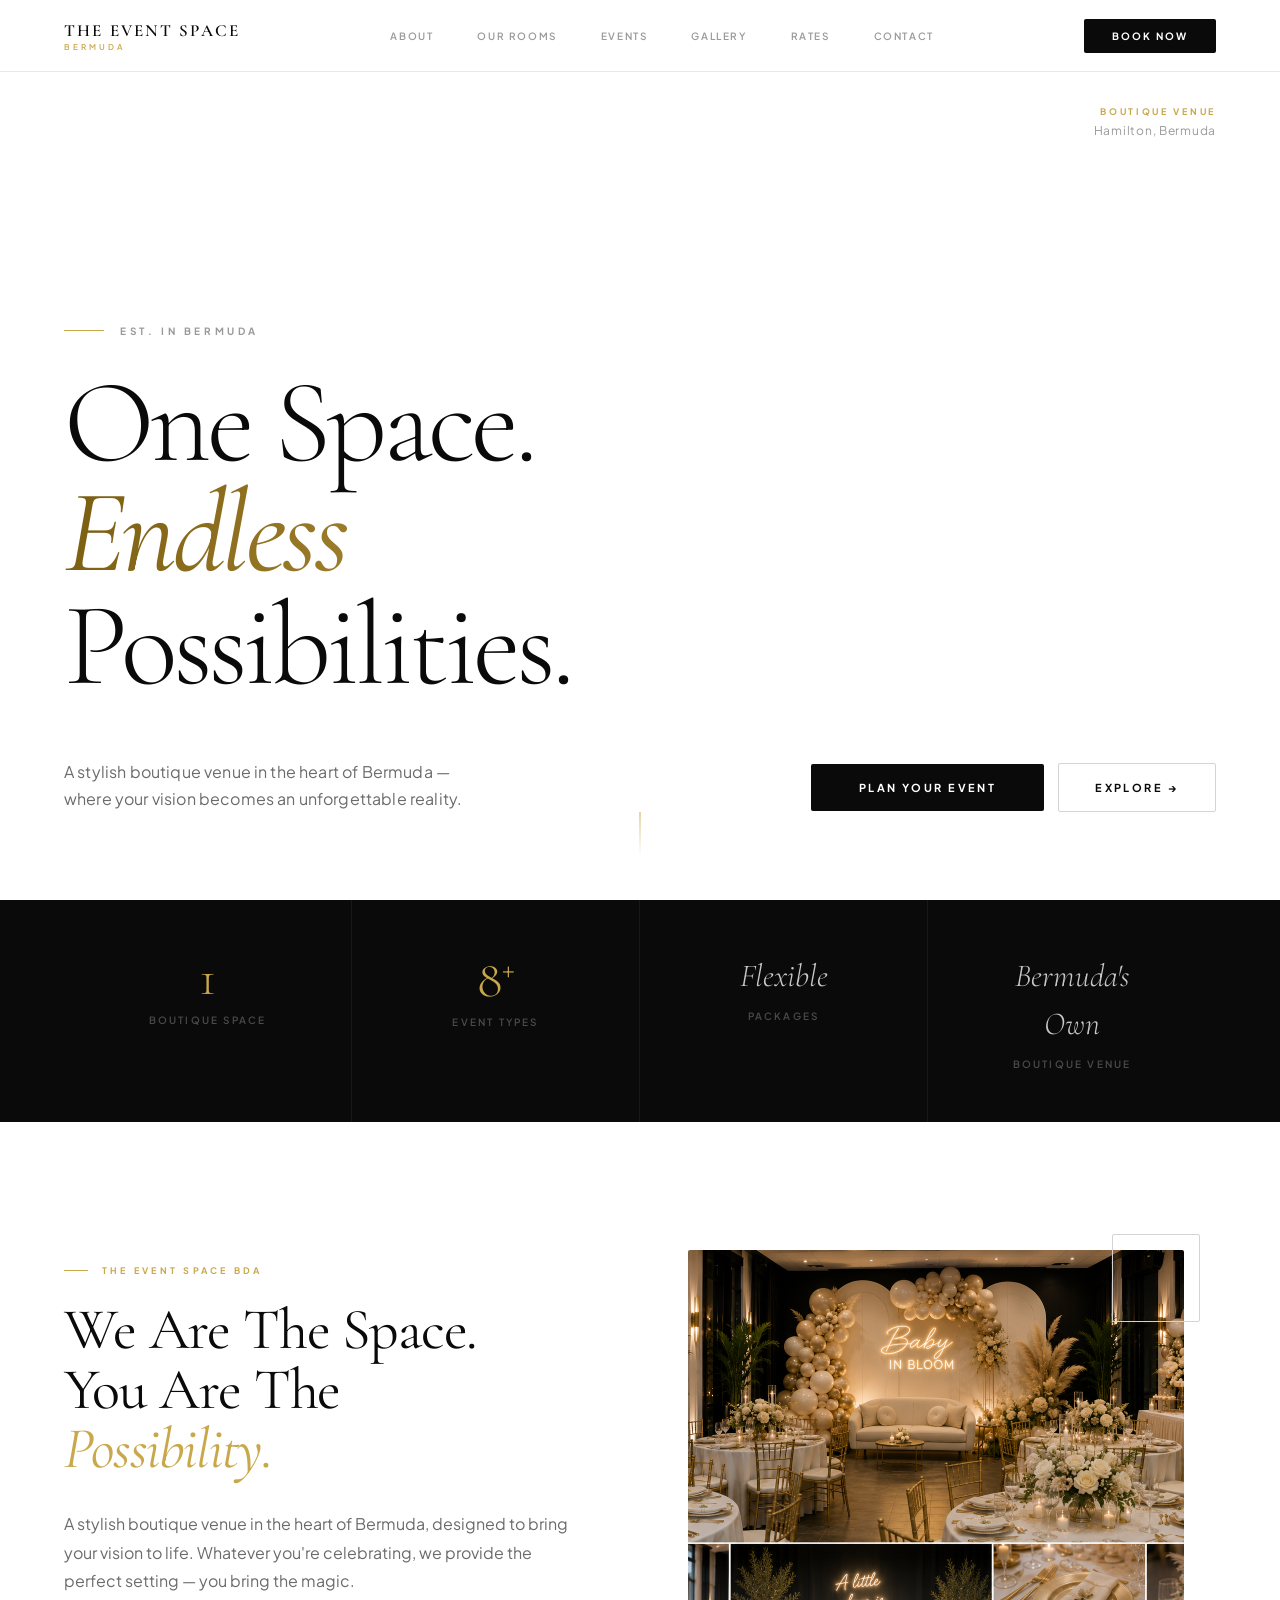
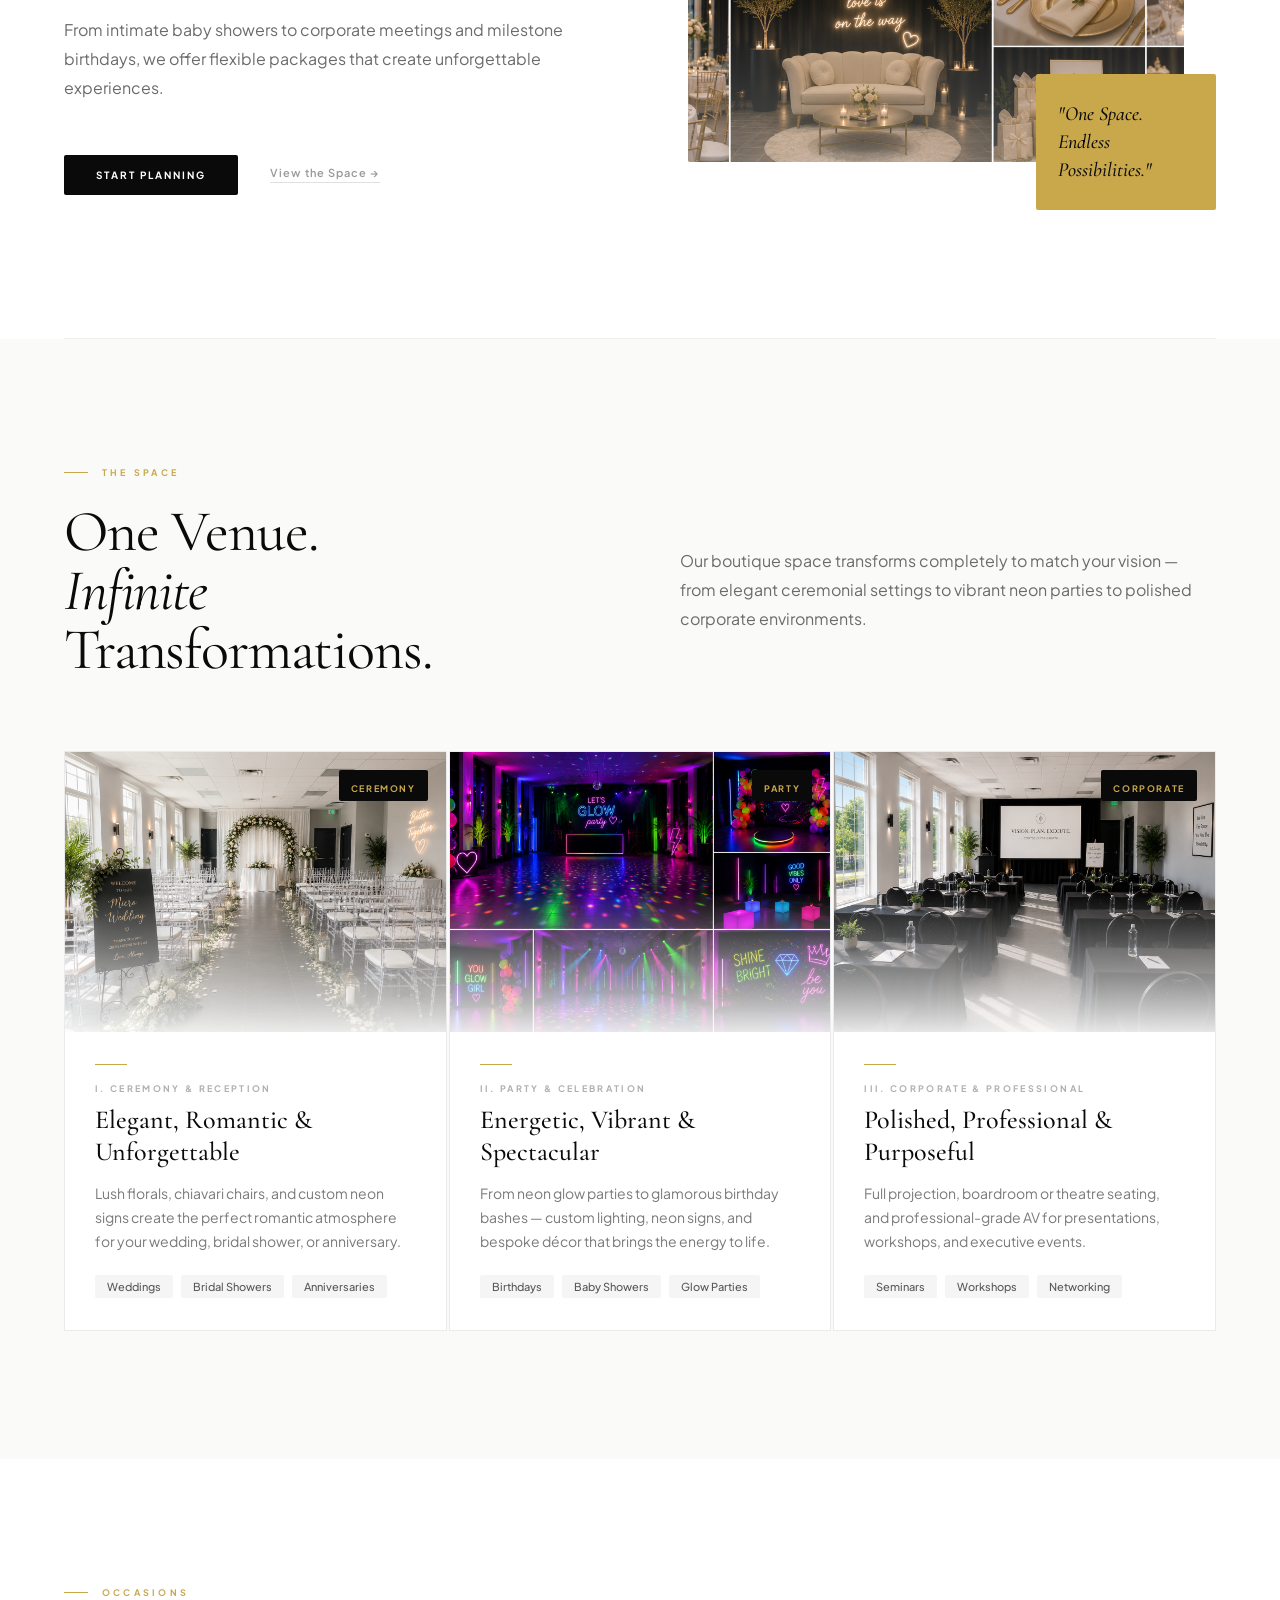
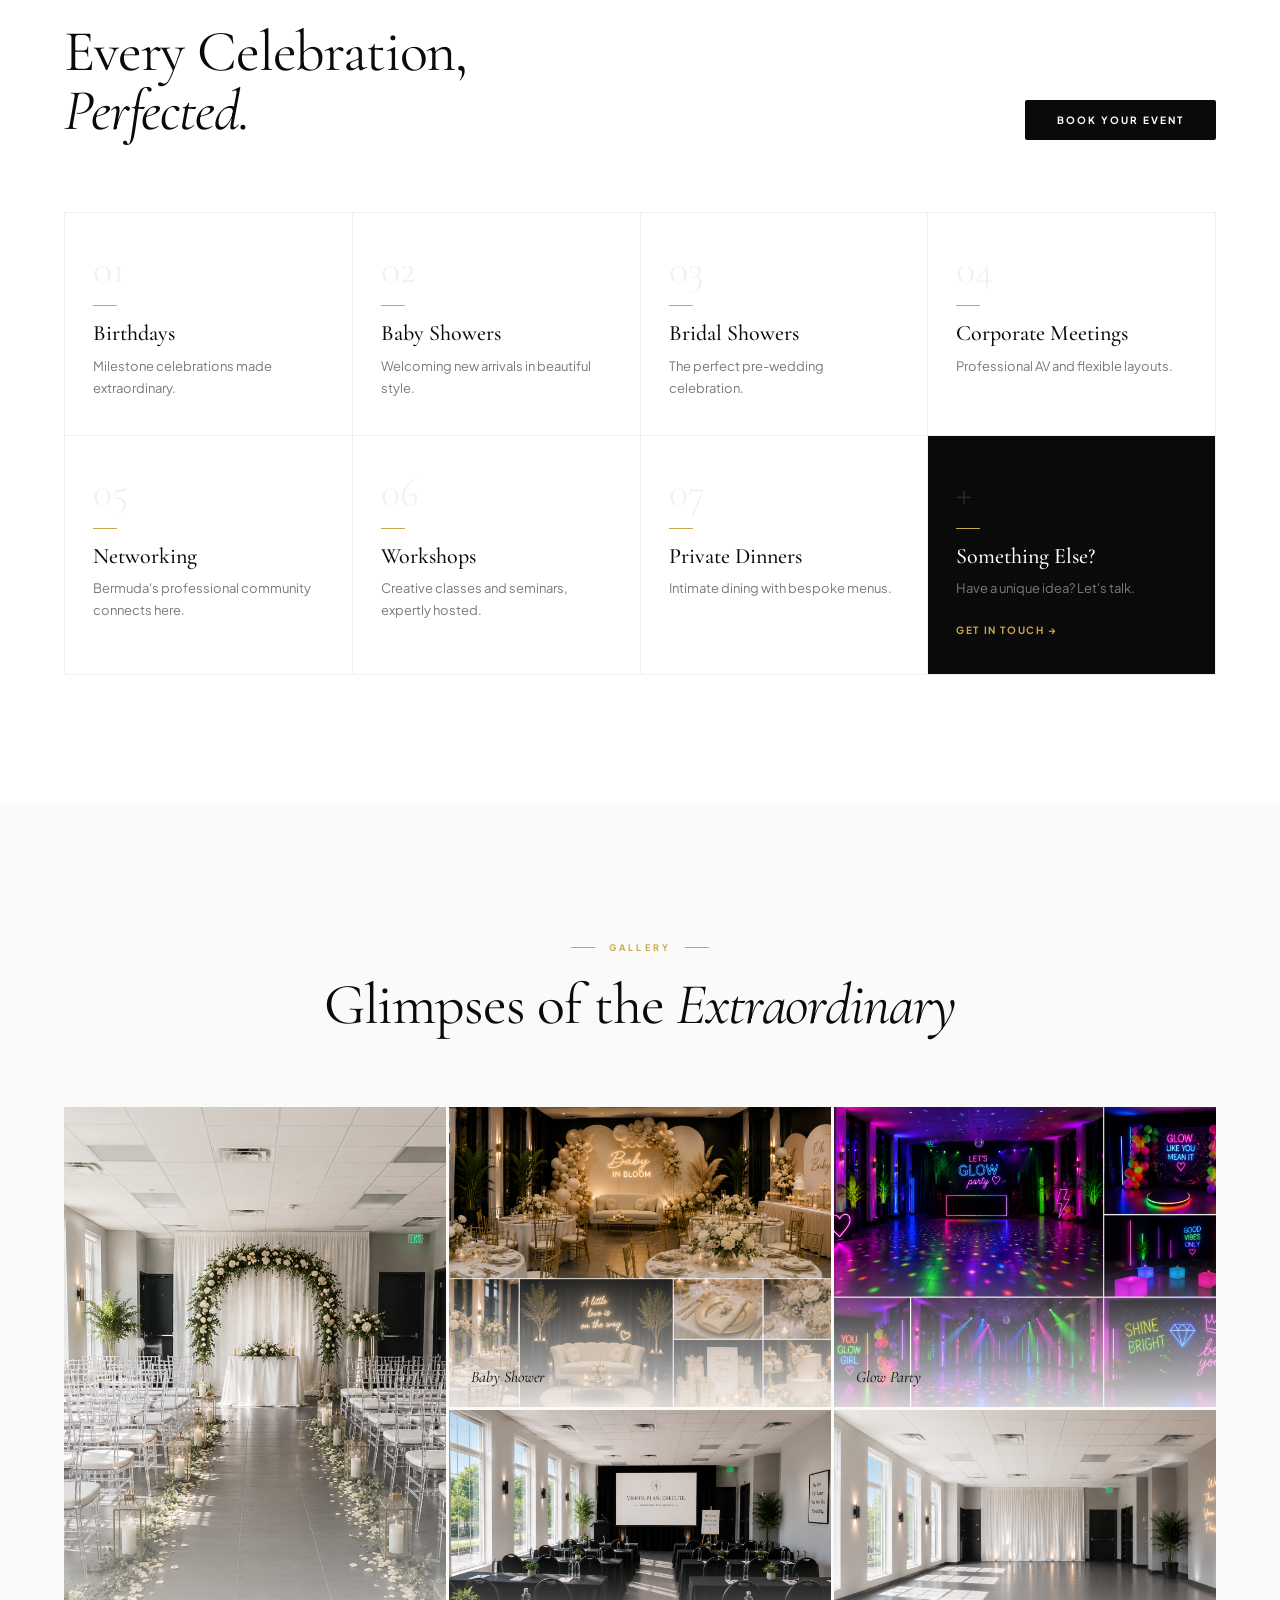
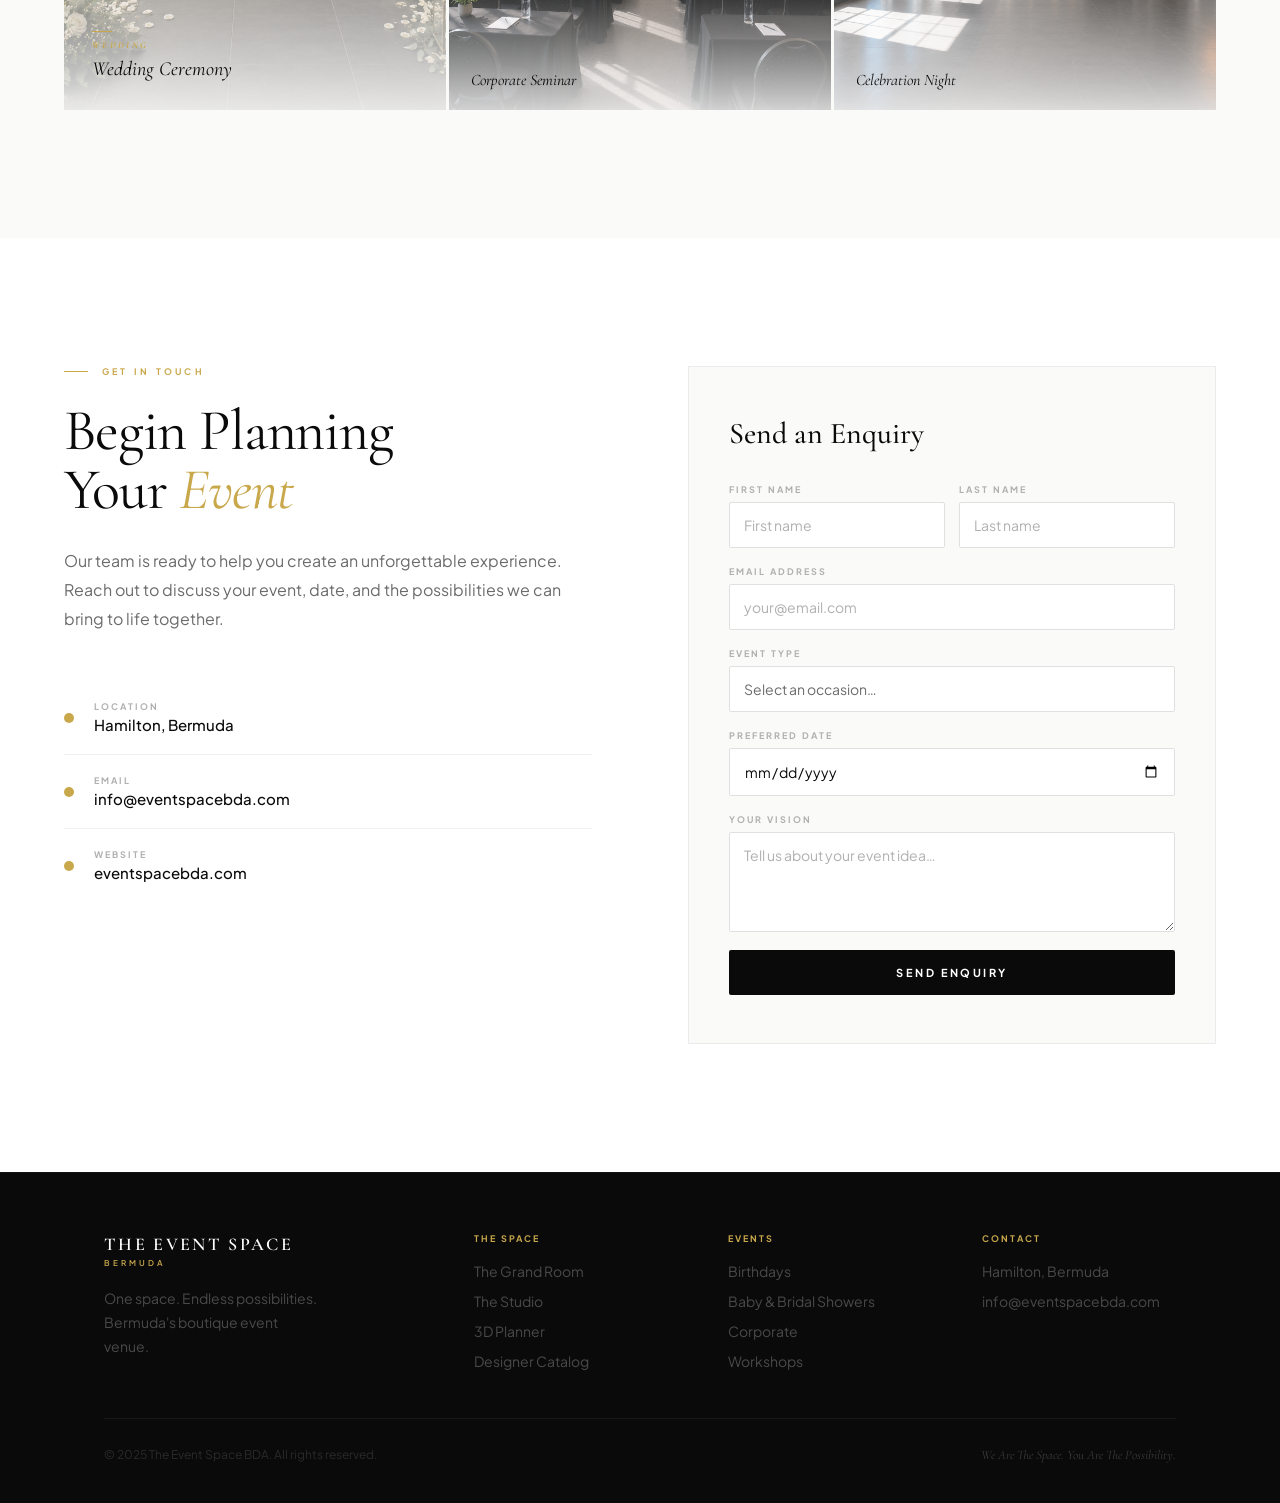
<file: index.html>
<!DOCTYPE html>
<html lang="en">
<head>
  <meta charset="utf-8">
  <meta name="viewport" content="width=device-width, initial-scale=1">
  <title>The Event Space — Bermuda</title>
  <link rel="preconnect" href="https://fonts.googleapis.com">
  <link rel="preconnect" href="https://fonts.gstatic.com" crossorigin>
  <link href="https://fonts.googleapis.com/css2?family=Cormorant+Garamond:ital,wght@0,300;0,400;0,500;0,600;0,700;1,300;1,400;1,500;1,600&family=Plus+Jakarta+Sans:wght@300;400;500;600;700;800&display=swap" rel="stylesheet">
  <link rel="stylesheet" href="css/styles.css">
</head>
<body>

  <!-- ── NAV ──────────────────────────────────────────────────────── -->
  <nav class="nav">
    <div class="nav__brand">
      <span class="nav__brand-name">The Event Space</span>
      <span class="nav__brand-sub">Bermuda</span>
    </div>
    <div class="nav__links">
      <a href="#about">About</a>
      <a href="rooms/">Our Rooms</a>
      <a href="#occasions">Events</a>
      <a href="#gallery">Gallery</a>
      <a href="rates/">Rates</a>
      <a href="#contact">Contact</a>
    </div>
    <a class="nav__book" href="#contact">Book Now</a>
    <button class="nav__hamburger" aria-label="Open menu">
      <span></span><span></span><span></span>
    </button>
  </nav>

  <!-- Mobile Menu -->
  <div class="mobile-menu">
    <a href="#about">About</a>
    <a href="rooms/">Our Rooms</a>
    <a href="#occasions">Events</a>
    <a href="#gallery">Gallery</a>
    <a href="rates/">Rates</a>
    <a href="#contact">Contact</a>
    <a href="#contact" class="mobile-menu__book">Book Now</a>
  </div>

  <!-- ── HERO ──────────────────────────────────────────────────────── -->
  <section class="hero">
    <video id="hero-vid" class="hero__video" autoplay muted loop playsinline>
      <source src="images/hero-video.mp4" type="video/mp4">
    </video>
    <div class="hero__overlay"></div>

    <div class="hero__label">
      <div class="hero__label-tag">Boutique Venue</div>
      <div class="hero__label-location">Hamilton, Bermuda</div>
    </div>

    <div class="hero__content">
      <div class="hero__eyebrow">
        <div class="hero__eyebrow-line"></div>
        Est. in Bermuda
      </div>
      <h1 class="hero-h1">One Space.</h1>
      <h1 class="hero-h1 hero__headline--shimmer">Endless</h1>
      <h1 class="hero-h1 hero__headline--light">Possibilities.</h1>
    </div>

    <div class="hero__ctas">
      <p class="hero__description">A stylish boutique venue in the heart of Bermuda — where your vision becomes an unforgettable reality.</p>
      <div class="hero__cta-group">
        <a href="#contact" class="btn btn--hero-primary">Plan Your Event</a>
        <a href="#spaces" class="btn btn--hero-ghost">Explore →</a>
      </div>
    </div>

    <div class="hero__scroll">
      <div class="hero__scroll-line"></div>
    </div>
  </section>

  <!-- ── STATS BAND ─────────────────────────────────────────────────── -->
  <div class="stats">
    <div class="stats__grid">
      <div class="stats__item">
        <div class="stats__number">1</div>
        <div class="stats__label">Boutique Space</div>
      </div>
      <div class="stats__item">
        <div class="stats__number">8<sup>+</sup></div>
        <div class="stats__label">Event Types</div>
      </div>
      <div class="stats__item">
        <div class="stats__number--italic">Flexible</div>
        <div class="stats__label">Packages</div>
      </div>
      <div class="stats__item">
        <div class="stats__number--italic">Bermuda's<br>Own</div>
        <div class="stats__label">Boutique Venue</div>
      </div>
    </div>
  </div>

  <!-- ── ABOUT ──────────────────────────────────────────────────────── -->
  <section id="about" class="section section--white">
    <div class="section__inner">
      <div class="about__grid">
        <div>
          <div class="eyebrow">
            <div class="eyebrow__line"></div>
            <span class="eyebrow__text">The Event Space BDA</span>
          </div>
          <h2 class="section-h2" style="color:#0A0A0A;margin-bottom:32px;">
            We Are The Space.<br>You Are The<br><span style="font-style:italic;color:#C9A84C;">Possibility.</span>
          </h2>
          <p class="about__body">A stylish boutique venue in the heart of Bermuda, designed to bring your vision to life. Whatever you're celebrating, we provide the perfect setting — you bring the magic.</p>
          <p class="about__body about__body--last">From intimate baby showers to corporate meetings and milestone birthdays, we offer flexible packages that create unforgettable experiences.</p>
          <div class="about__actions">
            <a href="#contact" class="btn btn--dark">Start Planning</a>
            <a href="#spaces" class="btn--text">View the Space →</a>
          </div>
        </div>
        <div class="about__image-col">
          <div class="about__photo-wrap">
            <img src="images/event-baby-shower.png" class="about__photo" alt="Event styling at The Event Space">
            <div class="about__photo-overlay"></div>
          </div>
          <div class="about__quote">
            <p class="about__quote-text">"One Space.<br>Endless<br>Possibilities."</p>
          </div>
          <div class="about__corner"></div>
        </div>
      </div>
    </div>
  </section>

  <!-- ── DIVIDER ────────────────────────────────────────────────────── -->
  <div class="divider"><div class="divider__line"></div></div>

  <!-- ── THE SPACE ──────────────────────────────────────────────────── -->
  <section id="spaces" class="section section--warm">
    <div class="section__inner">
      <div class="spaces__header">
        <div>
          <div class="eyebrow">
            <div class="eyebrow__line"></div>
            <span class="eyebrow__text">The Space</span>
          </div>
          <h2 class="section-h2" style="color:#0A0A0A;">
            One Venue.<br><span style="font-style:italic;">Infinite</span><br>Transformations.
          </h2>
        </div>
        <div style="padding-top:80px;">
          <p class="spaces__intro">Our boutique space transforms completely to match your vision — from elegant ceremonial settings to vibrant neon parties to polished corporate environments.</p>
        </div>
      </div>

      <div class="spaces__grid">
        <!-- Card I -->
        <article class="card">
          <div class="card__image-wrap">
            <img src="images/event-wedding1.png" class="card__image" alt="Wedding &amp; Ceremony Setup">
            <div class="card__image-overlay"></div>
            <div class="card__badge"><span class="card__badge-text">Ceremony</span></div>
          </div>
          <div class="card__body">
            <div class="card__rule"></div>
            <p class="card__label">I. Ceremony &amp; Reception</p>
            <h3 class="card__title">Elegant, Romantic &amp; Unforgettable</h3>
            <p class="card__desc">Lush florals, chiavari chairs, and custom neon signs create the perfect romantic atmosphere for your wedding, bridal shower, or anniversary.</p>
            <div class="card__tags">
              <span class="tag">Weddings</span>
              <span class="tag">Bridal Showers</span>
              <span class="tag">Anniversaries</span>
            </div>
          </div>
        </article>

        <!-- Card II -->
        <article class="card">
          <div class="card__image-wrap">
            <img src="images/event-glow1.png" class="card__image" alt="Glow Party Setup">
            <div class="card__image-overlay"></div>
            <div class="card__badge"><span class="card__badge-text">Party</span></div>
          </div>
          <div class="card__body">
            <div class="card__rule"></div>
            <p class="card__label">II. Party &amp; Celebration</p>
            <h3 class="card__title">Energetic, Vibrant &amp; Spectacular</h3>
            <p class="card__desc">From neon glow parties to glamorous birthday bashes — custom lighting, neon signs, and bespoke décor that brings the energy to life.</p>
            <div class="card__tags">
              <span class="tag">Birthdays</span>
              <span class="tag">Baby Showers</span>
              <span class="tag">Glow Parties</span>
            </div>
          </div>
        </article>

        <!-- Card III -->
        <article class="card">
          <div class="card__image-wrap">
            <img src="images/event-seminar.png" class="card__image" alt="Corporate Setup">
            <div class="card__image-overlay"></div>
            <div class="card__badge"><span class="card__badge-text">Corporate</span></div>
          </div>
          <div class="card__body">
            <div class="card__rule"></div>
            <p class="card__label">III. Corporate &amp; Professional</p>
            <h3 class="card__title">Polished, Professional &amp; Purposeful</h3>
            <p class="card__desc">Full projection, boardroom or theatre seating, and professional-grade AV for presentations, workshops, and executive events.</p>
            <div class="card__tags">
              <span class="tag">Seminars</span>
              <span class="tag">Workshops</span>
              <span class="tag">Networking</span>
            </div>
          </div>
        </article>
      </div>
    </div>
  </section>

  <!-- ── OCCASIONS ─────────────────────────────────────────────────── -->
  <section id="occasions" class="section section--white">
    <div class="section__inner">
      <div class="occasions__header">
        <div>
          <div class="eyebrow">
            <div class="eyebrow__line"></div>
            <span class="eyebrow__text">Occasions</span>
          </div>
          <h2 class="section-h2" style="color:#0A0A0A;">
            Every Celebration,<br><span style="font-style:italic;">Perfected.</span>
          </h2>
        </div>
        <a href="#contact" class="btn btn--occasions">Book Your Event</a>
      </div>

      <div class="occasions__grid">
        <div class="occasion-cell">
          <div class="occasion-cell__number">01</div>
          <div class="occasion-cell__rule"></div>
          <h3 class="occasion-cell__title">Birthdays</h3>
          <p class="occasion-cell__desc">Milestone celebrations made extraordinary.</p>
        </div>
        <div class="occasion-cell">
          <div class="occasion-cell__number">02</div>
          <div class="occasion-cell__rule"></div>
          <h3 class="occasion-cell__title">Baby Showers</h3>
          <p class="occasion-cell__desc">Welcoming new arrivals in beautiful style.</p>
        </div>
        <div class="occasion-cell">
          <div class="occasion-cell__number">03</div>
          <div class="occasion-cell__rule"></div>
          <h3 class="occasion-cell__title">Bridal Showers</h3>
          <p class="occasion-cell__desc">The perfect pre-wedding celebration.</p>
        </div>
        <div class="occasion-cell">
          <div class="occasion-cell__number">04</div>
          <div class="occasion-cell__rule"></div>
          <h3 class="occasion-cell__title">Corporate Meetings</h3>
          <p class="occasion-cell__desc">Professional AV and flexible layouts.</p>
        </div>
        <div class="occasion-cell">
          <div class="occasion-cell__number">05</div>
          <div class="occasion-cell__rule"></div>
          <h3 class="occasion-cell__title">Networking</h3>
          <p class="occasion-cell__desc">Bermuda's professional community connects here.</p>
        </div>
        <div class="occasion-cell">
          <div class="occasion-cell__number">06</div>
          <div class="occasion-cell__rule"></div>
          <h3 class="occasion-cell__title">Workshops</h3>
          <p class="occasion-cell__desc">Creative classes and seminars, expertly hosted.</p>
        </div>
        <div class="occasion-cell">
          <div class="occasion-cell__number">07</div>
          <div class="occasion-cell__rule"></div>
          <h3 class="occasion-cell__title">Private Dinners</h3>
          <p class="occasion-cell__desc">Intimate dining with bespoke menus.</p>
        </div>
        <div class="occasion-cell occasion-cell--cta">
          <div class="occasion-cell__number">+</div>
          <div>
            <div class="occasion-cell__rule"></div>
            <h3 class="occasion-cell__title">Something Else?</h3>
            <p class="occasion-cell__desc">Have a unique idea? Let's talk.</p>
            <a href="#contact" class="occasion-cell__cta-link">Get in Touch →</a>
          </div>
        </div>
      </div>
    </div>
  </section>

  <!-- ── GALLERY ────────────────────────────────────────────────────── -->
  <section id="gallery" class="section section--warm">
    <div class="section__inner">
      <div class="gallery__header">
        <div class="gallery__eyebrow">
          <div class="eyebrow__line"></div>
          <span class="eyebrow__text">Gallery</span>
          <div class="eyebrow__line"></div>
        </div>
        <h2 class="section-h2" style="color:#0A0A0A;">
          Glimpses of the <span style="font-style:italic;">Extraordinary</span>
        </h2>
      </div>

      <div class="gallery__grid">
        <div class="gallery-cell gallery-cell--large">
          <img src="images/event-wedding1.png" class="gallery-cell__img" alt="Wedding at The Event Space">
          <div class="gallery-cell__overlay"></div>
          <div class="gallery-cell__caption">
            <div class="gallery-cell__rule"></div>
            <div class="gallery-cell__tag">Wedding</div>
            <div class="gallery-cell__title">Wedding Ceremony</div>
          </div>
        </div>
        <div class="gallery-cell">
          <img src="images/event-baby-shower.png" class="gallery-cell__img" alt="Baby Shower">
          <div class="gallery-cell__overlay"></div>
          <div class="gallery-cell__caption">Baby Shower</div>
        </div>
        <div class="gallery-cell">
          <img src="images/event-glow1.png" class="gallery-cell__img" alt="Glow Party">
          <div class="gallery-cell__overlay"></div>
          <div class="gallery-cell__caption">Glow Party</div>
        </div>
        <div class="gallery-cell">
          <img src="images/event-seminar.png" class="gallery-cell__img" alt="Corporate Seminar">
          <div class="gallery-cell__overlay"></div>
          <div class="gallery-cell__caption">Corporate Seminar</div>
        </div>
        <div class="gallery-cell">
          <img src="images/event-glow2.png" class="gallery-cell__img" alt="Celebration Night">
          <div class="gallery-cell__overlay"></div>
          <div class="gallery-cell__caption">Celebration Night</div>
        </div>
      </div>
    </div>
  </section>

  <!-- ── CONTACT ───────────────────────────────────────────────────── -->
  <section id="contact" class="section section--white">
    <div class="section__inner">
      <div class="contact__grid">
        <div>
          <div class="eyebrow">
            <div class="eyebrow__line"></div>
            <span class="eyebrow__text">Get In Touch</span>
          </div>
          <h2 class="section-h2" style="color:#0A0A0A;margin-bottom:28px;">
            Begin Planning<br>Your <span style="font-style:italic;color:#C9A84C;">Event</span>
          </h2>
          <p class="contact__body">Our team is ready to help you create an unforgettable experience. Reach out to discuss your event, date, and the possibilities we can bring to life together.</p>
          <div class="contact__info">
            <div class="contact__info-item">
              <div class="contact__dot"></div>
              <div>
                <div class="contact__info-label">Location</div>
                <div class="contact__info-value">Hamilton, Bermuda</div>
              </div>
            </div>
            <div class="contact__info-item">
              <div class="contact__dot"></div>
              <div>
                <div class="contact__info-label">Email</div>
                <div class="contact__info-value">info@eventspacebda.com</div>
              </div>
            </div>
            <div class="contact__info-item">
              <div class="contact__dot"></div>
              <div>
                <div class="contact__info-label">Website</div>
                <div class="contact__info-value">eventspacebda.com</div>
              </div>
            </div>
          </div>
        </div>

        <div class="contact__form">
          <h3 class="contact__form-title">Send an Enquiry</h3>
          <form class="form">
            <div class="form__row">
              <div class="form__field">
                <label class="form__label">First Name</label>
                <input type="text" class="form__input" placeholder="First name">
              </div>
              <div class="form__field">
                <label class="form__label">Last Name</label>
                <input type="text" class="form__input" placeholder="Last name">
              </div>
            </div>
            <div class="form__field">
              <label class="form__label">Email Address</label>
              <input type="email" class="form__input" placeholder="your@email.com">
            </div>
            <div class="form__field">
              <label class="form__label">Event Type</label>
              <select class="form__select">
                <option>Select an occasion…</option>
                <option>Birthday Celebration</option>
                <option>Baby Shower</option>
                <option>Bridal Shower</option>
                <option>Corporate Meeting</option>
                <option>Networking Event</option>
                <option>Workshop / Seminar</option>
                <option>Private Dinner</option>
                <option>Other</option>
              </select>
            </div>
            <div class="form__field">
              <label class="form__label">Preferred Date</label>
              <input type="date" class="form__input">
            </div>
            <div class="form__field">
              <label class="form__label">Your Vision</label>
              <textarea class="form__textarea" rows="4" placeholder="Tell us about your event idea…"></textarea>
            </div>
            <button type="submit" class="btn btn--submit">Send Enquiry</button>
          </form>
        </div>
      </div>
    </div>
  </section>

  <!-- ── FOOTER ─────────────────────────────────────────────────────── -->
  <footer class="footer">
    <div class="footer__inner">
      <div class="footer__grid">
        <div>
          <div class="footer__brand-name">The Event Space</div>
          <div class="footer__brand-sub">Bermuda</div>
          <p class="footer__tagline">One space. Endless possibilities. Bermuda's boutique event venue.</p>
        </div>
        <div>
          <div class="footer__col-label">The Space</div>
          <div class="footer__col-links">
            <a href="rooms/" class="footer__link">The Grand Room</a>
            <a href="rooms/" class="footer__link">The Studio</a>
            <a href="rooms/#planner" class="footer__link">3D Planner</a>
            <a href="rooms/#designers" class="footer__link">Designer Catalog</a>
          </div>
        </div>
        <div>
          <div class="footer__col-label">Events</div>
          <div class="footer__col-links">
            <a href="#occasions" class="footer__link">Birthdays</a>
            <a href="#occasions" class="footer__link">Baby &amp; Bridal Showers</a>
            <a href="#occasions" class="footer__link">Corporate</a>
            <a href="#occasions" class="footer__link">Workshops</a>
          </div>
        </div>
        <div>
          <div class="footer__col-label">Contact</div>
          <div class="footer__col-links">
            <span class="footer__link">Hamilton, Bermuda</span>
            <span class="footer__link">info@eventspacebda.com</span>
          </div>
        </div>
      </div>
      <div class="footer__bottom">
        <span class="footer__copy">© 2025 The Event Space BDA. All rights reserved.</span>
        <span class="footer__motto">We Are The Space. You Are The Possibility.</span>
      </div>
    </div>
  </footer>

  <script src="js/main.js"></script>
</body>
</html>
</file>
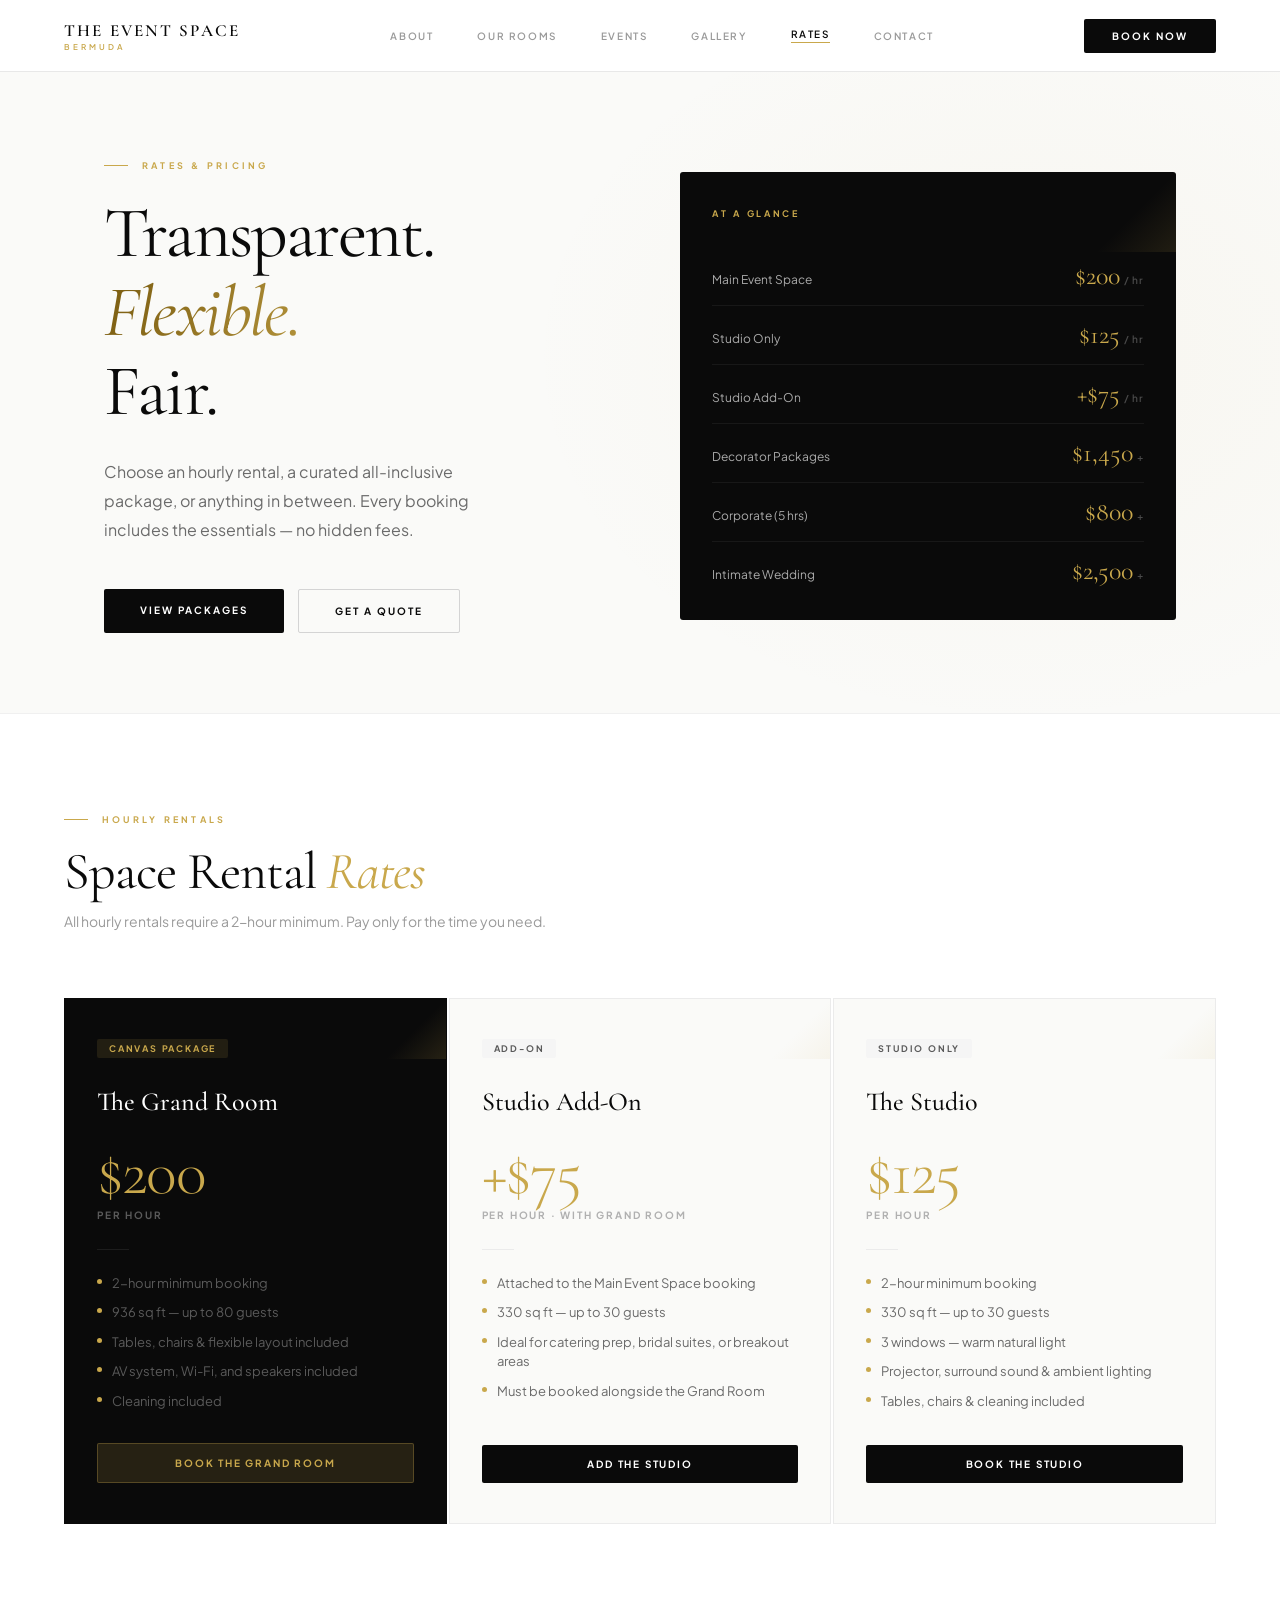
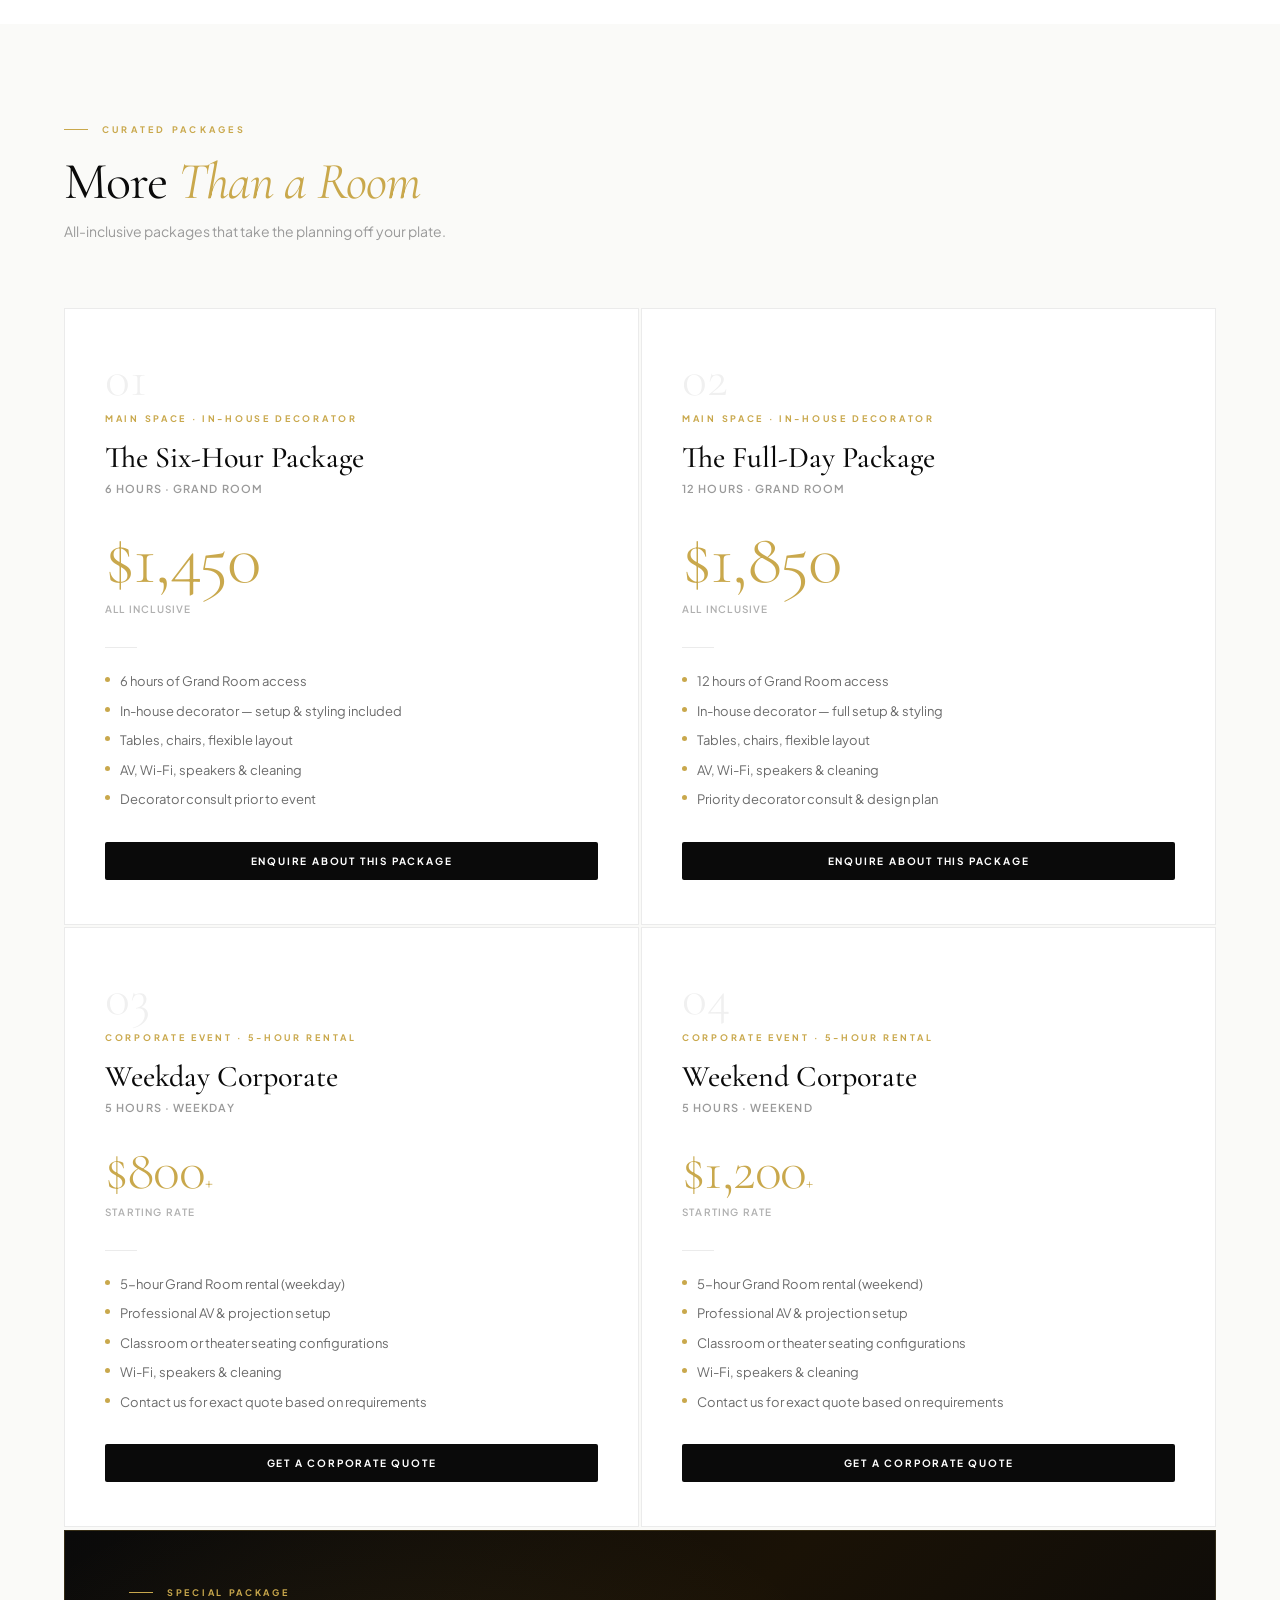
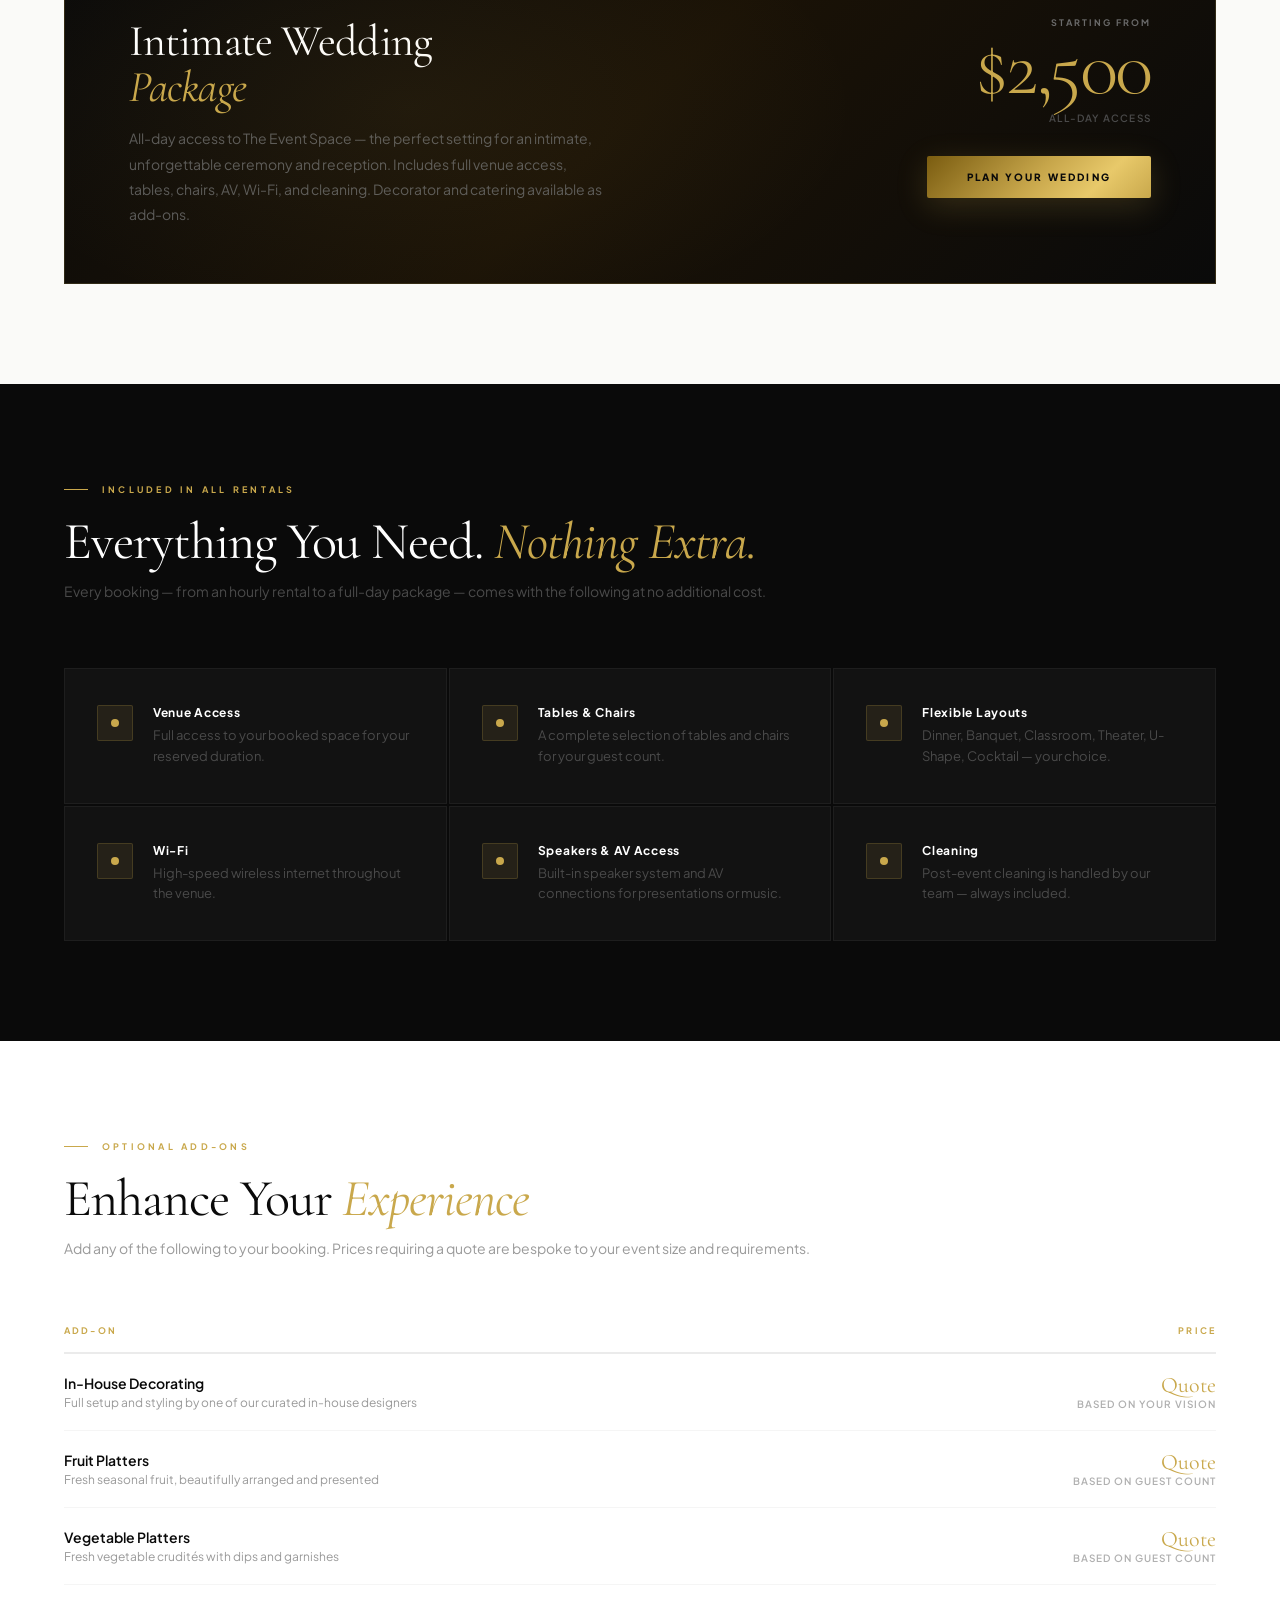
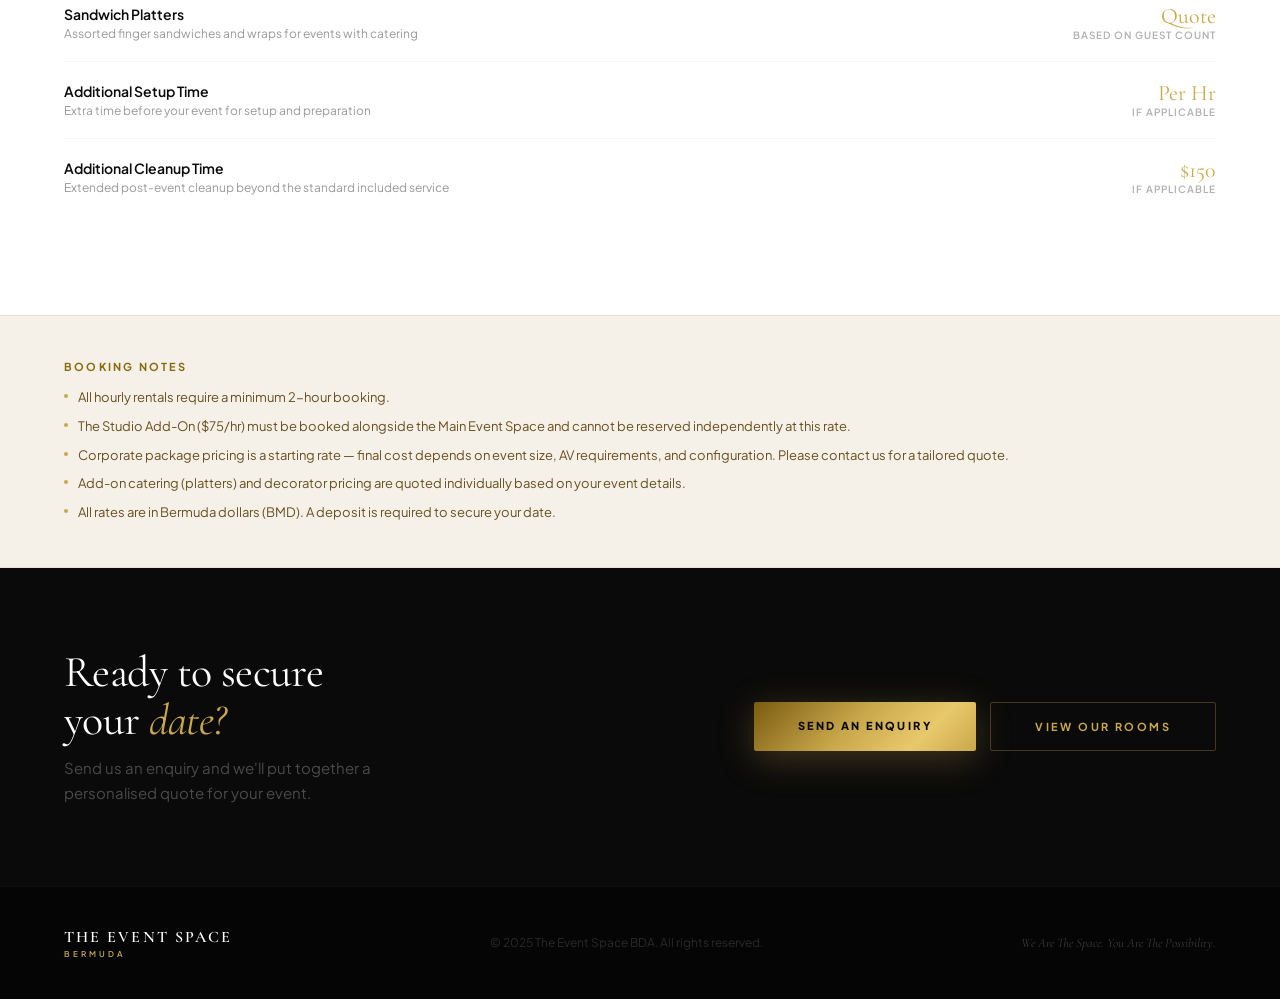
<file: rates/index.html>
<!DOCTYPE html>
<html lang="en">
<head>
  <meta charset="utf-8">
  <meta name="viewport" content="width=device-width, initial-scale=1">
  <title>Rates & Pricing — The Event Space Bermuda</title>
  <link rel="preconnect" href="https://fonts.googleapis.com">
  <link rel="preconnect" href="https://fonts.gstatic.com" crossorigin>
  <link href="https://fonts.googleapis.com/css2?family=Cormorant+Garamond:ital,wght@0,300;0,400;0,500;0,600;0,700;1,300;1,400;1,500;1,600&family=Plus+Jakarta+Sans:wght@300;400;500;600;700;800&display=swap" rel="stylesheet">
  <link rel="stylesheet" href="../css/styles.css">
  <style>
    /* ── Hero ── */
    .rates-hero { padding-top: 72px; background: #FAFAF8; border-bottom: 1px solid #F0F0F0; position: relative; overflow: hidden; }
    .rates-hero__glow { position: absolute; inset: 0; background: radial-gradient(ellipse 60% 80% at 80% 50%, rgba(201,168,76,0.05) 0%, transparent 65%); pointer-events: none; }
    .rates-hero__inner { max-width: 1200px; margin: 0 auto; padding: 88px 64px 80px; display: grid; grid-template-columns: 1fr 1fr; gap: 80px; align-items: center; }
    .rates-hero__eyebrow { display: flex; align-items: center; gap: 14px; margin-bottom: 28px; }
    .rates-hero__eyebrow-line { width: 24px; height: 1px; background: #C9A84C; }
    .rates-hero__eyebrow-text { font-size: 9px; font-weight: 700; letter-spacing: 0.36em; text-transform: uppercase; color: #C9A84C; }
    .rates-hero__h1 { font-family: 'Cormorant Garamond', serif; font-size: 72px; font-weight: 400; line-height: 0.96; letter-spacing: -0.025em; color: #0A0A0A; margin-bottom: 10px; }
    .rates-hero__h1--shimmer { font-style: italic; background: linear-gradient(110deg, #7a5c10 0%, #C9A84C 25%, #F0D060 50%, #C9A84C 75%, #7a5c10 100%); background-size: 250% auto; -webkit-background-clip: text; -webkit-text-fill-color: transparent; background-clip: text; animation: shimmerGold 5s linear infinite; }
    .rates-hero__body { font-size: 16px; line-height: 1.8; color: #6B6B6B; margin-top: 32px; margin-bottom: 44px; max-width: 420px; }
    .rates-hero__ctas { display: flex; gap: 14px; flex-wrap: wrap; }
    .btn--rates-primary { padding: 15px 36px; background: #0A0A0A; color: #FFFFFF; font-size: 10px; font-weight: 700; letter-spacing: 0.2em; text-transform: uppercase; border-radius: 2px; transition: background 0.2s, color 0.2s; display: inline-block; }
    .btn--rates-primary:hover { background: #C9A84C; color: #0A0A0A; }
    .btn--rates-ghost { padding: 15px 36px; border: 1px solid #D4D4D4; color: #0A0A0A; font-size: 10px; font-weight: 700; letter-spacing: 0.2em; text-transform: uppercase; border-radius: 2px; transition: border-color 0.2s; display: inline-block; }
    .btn--rates-ghost:hover { border-color: #0A0A0A; }

    /* Quick reference card */
    .rates-hero__ref { background: #0A0A0A; border-radius: 3px; padding: 36px 32px; position: relative; overflow: hidden; }
    .rates-hero__ref-corner { position: absolute; top: 0; right: 0; width: 80px; height: 80px; background: linear-gradient(135deg, transparent 50%, rgba(201,168,76,0.12) 100%); }
    .rates-hero__ref-title { font-size: 9px; font-weight: 700; letter-spacing: 0.3em; text-transform: uppercase; color: #C9A84C; margin-bottom: 28px; }
    .ref-row { display: flex; align-items: baseline; justify-content: space-between; padding: 16px 0; border-bottom: 1px solid rgba(255,255,255,0.06); gap: 16px; }
    .ref-row:last-child { border-bottom: none; padding-bottom: 0; }
    .ref-row__label { font-size: 12px; color: #AAAAAA; flex: 1; }
    .ref-row__price { font-family: 'Cormorant Garamond', serif; font-size: 26px; font-weight: 400; color: #C9A84C; line-height: 1; white-space: nowrap; }
    .ref-row__price span { font-family: 'Plus Jakarta Sans', sans-serif; font-size: 10px; font-weight: 600; color: #4A4A4A; letter-spacing: 0.08em; margin-left: 4px; }

    /* ── Section shell ── */
    .rates-section { padding: 100px 64px; }
    .rates-section--white { background: #FFFFFF; }
    .rates-section--warm  { background: #FAFAF8; }
    .rates-section--dark  { background: #0A0A0A; }
    .rates-section__inner { max-width: 1200px; margin: 0 auto; }
    .rates-section__header { margin-bottom: 64px; }
    .rates-eyebrow { display: flex; align-items: center; gap: 14px; margin-bottom: 20px; }
    .rates-eyebrow__line { width: 24px; height: 1px; background: #C9A84C; }
    .rates-eyebrow__text { font-size: 9px; font-weight: 700; letter-spacing: 0.36em; text-transform: uppercase; color: #C9A84C; }
    .rates-h2 { font-family: 'Cormorant Garamond', serif; font-size: 52px; font-weight: 400; line-height: 1.02; letter-spacing: -0.02em; color: #0A0A0A; }
    .rates-h2--light { color: #FFFFFF; }
    .rates-h2 em { font-style: italic; color: #C9A84C; }
    .rates-section__note { font-size: 14px; color: #9A9A9A; margin-top: 12px; line-height: 1.7; }
    .rates-section__note--light { color: #4A4A4A; }

    /* ── Hourly pricing cards ── */
    .hourly-grid { display: grid; grid-template-columns: repeat(3, 1fr); gap: 2px; }
    .price-card { background: #FAFAF8; border: 1px solid #EBEBEB; padding: 40px 32px; position: relative; overflow: hidden; display: flex; flex-direction: column; transition: border-color 0.3s, box-shadow 0.3s; }
    .price-card:hover { border-color: #C9A84C; box-shadow: 0 8px 40px rgba(201,168,76,0.08); }
    .price-card--dark { background: #0A0A0A; border-color: transparent; }
    .price-card--dark:hover { border-color: rgba(201,168,76,0.4); box-shadow: 0 8px 40px rgba(0,0,0,0.3); }
    .price-card__corner { position: absolute; top: 0; right: 0; width: 60px; height: 60px; background: linear-gradient(135deg, transparent 50%, rgba(201,168,76,0.08) 100%); }
    .price-card--dark .price-card__corner { background: linear-gradient(135deg, transparent 50%, rgba(201,168,76,0.15) 100%); }
    .price-card__badge { display: inline-block; padding: 4px 12px; background: #F5F5F5; border-radius: 2px; font-size: 9px; font-weight: 700; letter-spacing: 0.2em; text-transform: uppercase; color: #5A5A5A; margin-bottom: 28px; align-self: flex-start; }
    .price-card--dark .price-card__badge { background: rgba(201,168,76,0.12); color: #C9A84C; }
    .price-card__name { font-family: 'Cormorant Garamond', serif; font-size: 26px; font-weight: 500; color: #0A0A0A; margin-bottom: 24px; line-height: 1.2; }
    .price-card--dark .price-card__name { color: #FFFFFF; }
    .price-card__rate { font-family: 'Cormorant Garamond', serif; font-size: 64px; font-weight: 300; color: #C9A84C; line-height: 1; margin-bottom: 4px; letter-spacing: -0.02em; }
    .price-card__unit { font-size: 10px; font-weight: 700; letter-spacing: 0.18em; text-transform: uppercase; color: #B0B0B0; margin-bottom: 28px; }
    .price-card--dark .price-card__unit { color: #5A5A5A; }
    .price-card__divider { width: 32px; height: 1px; background: #EBEBEB; margin-bottom: 24px; }
    .price-card--dark .price-card__divider { background: rgba(255,255,255,0.08); }
    .price-card__details { display: flex; flex-direction: column; gap: 10px; flex: 1; }
    .price-card__detail { display: flex; align-items: flex-start; gap: 10px; font-size: 13px; color: #6B6B6B; line-height: 1.5; }
    .price-card--dark .price-card__detail { color: #5A5A5A; }
    .price-card__dot { width: 5px; height: 5px; background: #C9A84C; border-radius: 50%; flex-shrink: 0; margin-top: 5px; }
    .price-card__cta { margin-top: 32px; display: block; text-align: center; padding: 13px; background: #0A0A0A; color: #FFFFFF; font-size: 10px; font-weight: 700; letter-spacing: 0.18em; text-transform: uppercase; border-radius: 2px; transition: background 0.2s, color 0.2s; }
    .price-card__cta:hover { background: #C9A84C; color: #0A0A0A; }
    .price-card--dark .price-card__cta { background: rgba(201,168,76,0.15); border: 1px solid rgba(201,168,76,0.3); color: #C9A84C; }
    .price-card--dark .price-card__cta:hover { background: #C9A84C; color: #0A0A0A; border-color: #C9A84C; }

    /* ── Package cards (2-column) ── */
    .packages-grid { display: grid; grid-template-columns: 1fr 1fr; gap: 2px; }
    .package-card { background: #FFFFFF; border: 1px solid #EBEBEB; padding: 44px 40px; position: relative; overflow: hidden; display: flex; flex-direction: column; transition: border-color 0.3s, box-shadow 0.3s; }
    .package-card:hover { border-color: #C9A84C; box-shadow: 0 8px 40px rgba(201,168,76,0.08); }
    .package-card__num { font-family: 'Cormorant Garamond', serif; font-size: 52px; font-weight: 300; color: #F0F0F0; line-height: 1; margin-bottom: 8px; }
    .package-card__label { font-size: 9px; font-weight: 700; letter-spacing: 0.3em; text-transform: uppercase; color: #C9A84C; margin-bottom: 16px; }
    .package-card__name { font-family: 'Cormorant Garamond', serif; font-size: 30px; font-weight: 500; color: #0A0A0A; line-height: 1.2; margin-bottom: 6px; }
    .package-card__duration { font-size: 11px; color: #9A9A9A; font-weight: 600; letter-spacing: 0.1em; text-transform: uppercase; margin-bottom: 28px; }
    .package-card__price { font-family: 'Cormorant Garamond', serif; font-size: 72px; font-weight: 300; color: #C9A84C; line-height: 1; letter-spacing: -0.02em; margin-bottom: 8px; }
    .package-card__price-note { font-size: 10px; font-weight: 600; letter-spacing: 0.12em; text-transform: uppercase; color: #B0B0B0; margin-bottom: 32px; }
    .package-card__divider { width: 32px; height: 1px; background: #EBEBEB; margin-bottom: 24px; }
    .package-card__includes { display: flex; flex-direction: column; gap: 10px; flex: 1; margin-bottom: 32px; }
    .package-card__include { display: flex; align-items: flex-start; gap: 10px; font-size: 13px; color: #6B6B6B; line-height: 1.5; }
    .package-card__dot { width: 5px; height: 5px; background: #C9A84C; border-radius: 50%; flex-shrink: 0; margin-top: 5px; }
    .package-card__cta { display: block; text-align: center; padding: 13px; background: #0A0A0A; color: #FFFFFF; font-size: 10px; font-weight: 700; letter-spacing: 0.18em; text-transform: uppercase; border-radius: 2px; transition: background 0.2s, color 0.2s; margin-top: auto; }
    .package-card__cta:hover { background: #C9A84C; color: #0A0A0A; }

    /* Wedding banner card */
    .wedding-card { background: linear-gradient(135deg, #0a0a0a 0%, #1a1206 50%, #0a0a0a 100%); border: 1px solid rgba(201,168,76,0.2); padding: 56px 64px; position: relative; overflow: hidden; display: grid; grid-template-columns: 1fr auto; gap: 64px; align-items: center; margin-top: 3px; }
    .wedding-card__glow { position: absolute; inset: 0; background: radial-gradient(ellipse 60% 100% at 30% 50%, rgba(201,168,76,0.07) 0%, transparent 65%); pointer-events: none; }
    .wedding-card__eyebrow { display: flex; align-items: center; gap: 14px; margin-bottom: 20px; }
    .wedding-card__tag { font-size: 9px; font-weight: 700; letter-spacing: 0.3em; text-transform: uppercase; color: #C9A84C; }
    .wedding-card__name { font-family: 'Cormorant Garamond', serif; font-size: 44px; font-weight: 400; color: #FFFFFF; line-height: 1.05; letter-spacing: -0.02em; margin-bottom: 16px; }
    .wedding-card__name em { font-style: italic; color: #C9A84C; }
    .wedding-card__desc { font-size: 14px; color: #5A5A5A; line-height: 1.8; max-width: 480px; }
    .wedding-card__price-col { text-align: right; flex-shrink: 0; }
    .wedding-card__from { font-size: 9px; font-weight: 700; letter-spacing: 0.22em; text-transform: uppercase; color: #6A6A6A; margin-bottom: 4px; }
    .wedding-card__price { font-family: 'Cormorant Garamond', serif; font-size: 80px; font-weight: 300; color: #C9A84C; line-height: 0.9; letter-spacing: -0.03em; }
    .wedding-card__price-note { font-size: 10px; font-weight: 600; letter-spacing: 0.12em; text-transform: uppercase; color: #4A4A4A; margin-top: 8px; margin-bottom: 32px; }
    .wedding-card__cta { display: inline-block; padding: 15px 40px; background: linear-gradient(135deg, #7a5c10 0%, #C9A84C 50%, #E8C96A 75%, #C9A84C 100%); color: #0A0A0A; font-size: 10px; font-weight: 800; letter-spacing: 0.22em; text-transform: uppercase; border-radius: 2px; box-shadow: 0 8px 32px rgba(201,168,76,0.2); transition: opacity 0.2s; }
    .wedding-card__cta:hover { opacity: 0.85; }

    /* ── What's Included ── */
    .included-grid { display: grid; grid-template-columns: repeat(3, 1fr); gap: 2px; }
    .included-item { padding: 36px 32px; background: rgba(255,255,255,0.03); border: 1px solid rgba(255,255,255,0.05); display: flex; align-items: flex-start; gap: 20px; transition: background 0.25s; }
    .included-item:hover { background: rgba(201,168,76,0.04); }
    .included-item__icon { width: 36px; height: 36px; background: rgba(201,168,76,0.1); border: 1px solid rgba(201,168,76,0.2); border-radius: 2px; flex-shrink: 0; display: flex; align-items: center; justify-content: center; }
    .included-item__dot { width: 8px; height: 8px; background: #C9A84C; border-radius: 50%; }
    .included-item__title { font-size: 12px; font-weight: 700; color: #FFFFFF; letter-spacing: 0.06em; margin-bottom: 5px; }
    .included-item__desc { font-size: 13px; color: #4A4A4A; line-height: 1.6; }

    /* ── Add-Ons ── */
    .addons-table { width: 100%; border-collapse: collapse; }
    .addons-table thead tr { border-bottom: 2px solid #EBEBEB; }
    .addons-table thead th { font-size: 9px; font-weight: 700; letter-spacing: 0.24em; text-transform: uppercase; color: #C9A84C; padding: 0 0 16px; text-align: left; }
    .addons-table thead th:last-child { text-align: right; }
    .addons-table tbody tr { border-bottom: 1px solid #F5F5F5; transition: background 0.15s; }
    .addons-table tbody tr:last-child { border-bottom: none; }
    .addons-table tbody tr:hover { background: #FAFAF8; }
    .addons-table tbody td { padding: 20px 0; vertical-align: middle; }
    .addons-table__name { font-size: 14px; font-weight: 600; color: #0A0A0A; }
    .addons-table__desc { font-size: 12px; color: #9A9A9A; margin-top: 3px; }
    .addons-table__price { text-align: right; }
    .addons-table__price-val { font-family: 'Cormorant Garamond', serif; font-size: 22px; font-weight: 400; color: #C9A84C; line-height: 1; }
    .addons-table__price-note { font-size: 10px; color: #B0B0B0; font-weight: 600; letter-spacing: 0.1em; text-transform: uppercase; margin-top: 2px; }

    /* ── Notes banner ── */
    .notes-band { background: #F5F0E8; border-top: 1px solid #EAE0CC; border-bottom: 1px solid #EAE0CC; padding: 44px 64px; }
    .notes-band__inner { max-width: 1200px; margin: 0 auto; }
    .notes-band__icon { width: 40px; height: 40px; background: rgba(201,168,76,0.15); border: 1px solid rgba(201,168,76,0.3); border-radius: 2px; display: flex; align-items: center; justify-content: center; font-size: 16px; flex-shrink: 0; margin-top: 2px; }
    .notes-band__title { font-size: 11px; font-weight: 700; letter-spacing: 0.2em; text-transform: uppercase; color: #8A6A10; margin-bottom: 14px; }
    .notes-band__list { display: flex; flex-direction: column; gap: 8px; }
    .notes-band__note { font-size: 13px; color: #6A5020; line-height: 1.6; display: flex; align-items: flex-start; gap: 10px; }
    .notes-band__note::before { content: ''; width: 4px; height: 4px; background: #C9A84C; border-radius: 50%; flex-shrink: 0; margin-top: 7px; }

    /* ── CTA Band ── */
    .cta-band { background: #0A0A0A; padding: 80px 64px; }
    .cta-band__inner { max-width: 1200px; margin: 0 auto; display: flex; align-items: center; justify-content: space-between; gap: 48px; flex-wrap: wrap; }
    .cta-band__h2 { font-family: 'Cormorant Garamond', serif; font-size: 44px; font-weight: 400; color: #FFFFFF; line-height: 1.1; letter-spacing: -0.015em; margin-bottom: 10px; }
    .cta-band__h2 em { font-style: italic; color: #C9A84C; }
    .cta-band__sub { font-size: 15px; color: #4A4A4A; line-height: 1.7; max-width: 400px; }
    .cta-band__btns { display: flex; gap: 14px; flex-shrink: 0; flex-wrap: wrap; }
    .btn--cta-gold { padding: 17px 44px; background: linear-gradient(135deg, #7a5c10 0%, #C9A84C 45%, #E8C96A 75%, #C9A84C 100%); color: #0A0A0A; font-size: 11px; font-weight: 800; letter-spacing: 0.22em; text-transform: uppercase; border-radius: 2px; box-shadow: 0 8px 36px rgba(201,168,76,0.28); transition: opacity 0.2s; display: inline-block; }
    .btn--cta-gold:hover { opacity: 0.85; }
    .btn--cta-outline { padding: 17px 44px; border: 1px solid rgba(201,168,76,0.3); color: #C9A84C; font-size: 11px; font-weight: 700; letter-spacing: 0.22em; text-transform: uppercase; border-radius: 2px; transition: border-color 0.2s; display: inline-block; }
    .btn--cta-outline:hover { border-color: #C9A84C; }

    /* ── Footer ── */
    .rates-footer { background: #050505; border-top: 1px solid rgba(255,255,255,0.04); padding: 40px 64px; }
    .rates-footer__inner { max-width: 1200px; margin: 0 auto; display: flex; align-items: center; justify-content: space-between; flex-wrap: wrap; gap: 16px; }
    .rates-footer__brand-name { font-family: 'Cormorant Garamond', serif; font-size: 16px; font-weight: 600; color: #FFFFFF; letter-spacing: 0.13em; text-transform: uppercase; margin-bottom: 2px; }
    .rates-footer__brand-sub { font-size: 8px; font-weight: 600; color: #C9A84C; letter-spacing: 0.38em; text-transform: uppercase; }
    .rates-footer__copy { font-size: 12px; color: #2A2A2A; }
    .rates-footer__motto { font-size: 13px; font-style: italic; font-family: 'Cormorant Garamond', serif; color: #3A3A3A; }

    /* ── Responsive ── */
    @media (max-width: 900px) {
      .rates-hero__inner { grid-template-columns: 1fr; padding: 64px 28px 56px; gap: 40px; }
      .rates-hero__h1 { font-size: 52px; }
      .hourly-grid { grid-template-columns: 1fr; }
      .packages-grid { grid-template-columns: 1fr; }
      .included-grid { grid-template-columns: 1fr 1fr; }
      .wedding-card { grid-template-columns: 1fr; padding: 40px 28px; gap: 32px; }
      .wedding-card__price-col { text-align: left; }
      .rates-section { padding: 72px 28px; }
      .notes-band { padding: 36px 28px; }
      .notes-band__inner { grid-template-columns: 1fr; gap: 20px; }
      .cta-band { padding: 64px 28px; }
      .rates-footer { padding: 32px 28px; }
    }
    @media (max-width: 540px) {
      .rates-hero__h1 { font-size: 38px; }
      .included-grid { grid-template-columns: 1fr; }
      .wedding-card__price { font-size: 60px; }
      .package-card__price { font-size: 56px; }
      .rates-section { padding: 56px 20px; }
      .cta-band__btns { flex-direction: column; }
    }
  </style>
</head>
<body>

  <!-- ── NAV ── -->
  <nav class="nav">
    <a href="../index.html" class="nav__brand">
      <span class="nav__brand-name">The Event Space</span>
      <span class="nav__brand-sub">Bermuda</span>
    </a>
    <div class="nav__links">
      <a href="../index.html#about">About</a>
      <a href="../rooms/">Our Rooms</a>
      <a href="../index.html#occasions">Events</a>
      <a href="../index.html#gallery">Gallery</a>
      <a href="./index.html" class="nav__link--active">Rates</a>
      <a href="../index.html#contact">Contact</a>
    </div>
    <a class="nav__book" href="../index.html#contact">Book Now</a>
    <button class="nav__hamburger" aria-label="Open menu">
      <span></span><span></span><span></span>
    </button>
  </nav>

  <!-- Mobile Menu -->
  <div class="mobile-menu">
    <a href="../index.html#about">About</a>
    <a href="../rooms/">Our Rooms</a>
    <a href="../index.html#occasions">Events</a>
    <a href="../index.html#gallery">Gallery</a>
    <a href="./index.html">Rates</a>
    <a href="../index.html#contact">Contact</a>
    <a href="../index.html#contact" class="mobile-menu__book">Book Now</a>
  </div>

  <!-- ── HERO ── -->
  <section class="rates-hero">
    <div class="rates-hero__glow"></div>
    <div class="rates-hero__inner">
      <div>
        <div class="rates-hero__eyebrow">
          <div class="rates-hero__eyebrow-line"></div>
          <span class="rates-hero__eyebrow-text">Rates &amp; Pricing</span>
        </div>
        <h1 class="rates-hero__h1">Transparent.</h1>
        <h1 class="rates-hero__h1 rates-hero__h1--shimmer">Flexible.</h1>
        <h1 class="rates-hero__h1">Fair.</h1>
        <p class="rates-hero__body">Choose an hourly rental, a curated all-inclusive package, or anything in between. Every booking includes the essentials — no hidden fees.</p>
        <div class="rates-hero__ctas">
          <a href="#packages" class="btn--rates-primary">View Packages</a>
          <a href="../index.html#contact" class="btn--rates-ghost">Get a Quote</a>
        </div>
      </div>

      <!-- Quick-reference card -->
      <div class="rates-hero__ref">
        <div class="rates-hero__ref-corner"></div>
        <div class="rates-hero__ref-title">At a Glance</div>
        <div class="ref-row">
          <div class="ref-row__label">Main Event Space</div>
          <div class="ref-row__price">$200<span>/ hr</span></div>
        </div>
        <div class="ref-row">
          <div class="ref-row__label">Studio Only</div>
          <div class="ref-row__price">$125<span>/ hr</span></div>
        </div>
        <div class="ref-row">
          <div class="ref-row__label">Studio Add-On</div>
          <div class="ref-row__price">+$75<span>/ hr</span></div>
        </div>
        <div class="ref-row">
          <div class="ref-row__label">Decorator Packages</div>
          <div class="ref-row__price">$1,450<span>+</span></div>
        </div>
        <div class="ref-row">
          <div class="ref-row__label">Corporate (5 hrs)</div>
          <div class="ref-row__price">$800<span>+</span></div>
        </div>
        <div class="ref-row">
          <div class="ref-row__label">Intimate Wedding</div>
          <div class="ref-row__price">$2,500<span>+</span></div>
        </div>
      </div>
    </div>
  </section>

  <!-- ── HOURLY RENTALS ── -->
  <section class="rates-section rates-section--white">
    <div class="rates-section__inner">
      <div class="rates-section__header">
        <div class="rates-eyebrow">
          <div class="rates-eyebrow__line"></div>
          <span class="rates-eyebrow__text">Hourly Rentals</span>
        </div>
        <h2 class="rates-h2">Space Rental <em>Rates</em></h2>
        <p class="rates-section__note">All hourly rentals require a 2-hour minimum. Pay only for the time you need.</p>
      </div>

      <div class="hourly-grid">

        <!-- Main Event Space -->
        <div class="price-card price-card--dark">
          <div class="price-card__corner"></div>
          <div class="price-card__badge">Canvas Package</div>
          <div class="price-card__name">The Grand Room</div>
          <div class="price-card__rate">$200</div>
          <div class="price-card__unit">per hour</div>
          <div class="price-card__divider"></div>
          <div class="price-card__details">
            <div class="price-card__detail"><div class="price-card__dot"></div>2-hour minimum booking</div>
            <div class="price-card__detail"><div class="price-card__dot"></div>936 sq ft — up to 80 guests</div>
            <div class="price-card__detail"><div class="price-card__dot"></div>Tables, chairs &amp; flexible layout included</div>
            <div class="price-card__detail"><div class="price-card__dot"></div>AV system, Wi-Fi, and speakers included</div>
            <div class="price-card__detail"><div class="price-card__dot"></div>Cleaning included</div>
          </div>
          <a href="../index.html#contact" class="price-card__cta">Book the Grand Room</a>
        </div>

        <!-- Studio Add-On -->
        <div class="price-card">
          <div class="price-card__corner"></div>
          <div class="price-card__badge">Add-On</div>
          <div class="price-card__name">Studio Add-On</div>
          <div class="price-card__rate">+$75</div>
          <div class="price-card__unit">per hour · with Grand Room</div>
          <div class="price-card__divider"></div>
          <div class="price-card__details">
            <div class="price-card__detail"><div class="price-card__dot"></div>Attached to the Main Event Space booking</div>
            <div class="price-card__detail"><div class="price-card__dot"></div>330 sq ft — up to 30 guests</div>
            <div class="price-card__detail"><div class="price-card__dot"></div>Ideal for catering prep, bridal suites, or breakout areas</div>
            <div class="price-card__detail"><div class="price-card__dot"></div>Must be booked alongside the Grand Room</div>
          </div>
          <a href="../index.html#contact" class="price-card__cta">Add the Studio</a>
        </div>

        <!-- Studio Only -->
        <div class="price-card">
          <div class="price-card__corner"></div>
          <div class="price-card__badge">Studio Only</div>
          <div class="price-card__name">The Studio</div>
          <div class="price-card__rate">$125</div>
          <div class="price-card__unit">per hour</div>
          <div class="price-card__divider"></div>
          <div class="price-card__details">
            <div class="price-card__detail"><div class="price-card__dot"></div>2-hour minimum booking</div>
            <div class="price-card__detail"><div class="price-card__dot"></div>330 sq ft — up to 30 guests</div>
            <div class="price-card__detail"><div class="price-card__dot"></div>3 windows — warm natural light</div>
            <div class="price-card__detail"><div class="price-card__dot"></div>Projector, surround sound &amp; ambient lighting</div>
            <div class="price-card__detail"><div class="price-card__dot"></div>Tables, chairs &amp; cleaning included</div>
          </div>
          <a href="../index.html#contact" class="price-card__cta">Book the Studio</a>
        </div>

      </div>
    </div>
  </section>

  <!-- ── DECORATOR & CORPORATE PACKAGES ── -->
  <section id="packages" class="rates-section rates-section--warm">
    <div class="rates-section__inner">
      <div class="rates-section__header">
        <div class="rates-eyebrow">
          <div class="rates-eyebrow__line"></div>
          <span class="rates-eyebrow__text">Curated Packages</span>
        </div>
        <h2 class="rates-h2">More <em>Than a Room</em></h2>
        <p class="rates-section__note">All-inclusive packages that take the planning off your plate.</p>
      </div>

      <div class="packages-grid">

        <!-- Decorator 6hr -->
        <div class="package-card">
          <div class="package-card__num">01</div>
          <div class="package-card__label">Main Space · In-House Decorator</div>
          <div class="package-card__name">The Six-Hour Package</div>
          <div class="package-card__duration">6 hours · Grand Room</div>
          <div class="package-card__price">$1,450</div>
          <div class="package-card__price-note">All inclusive</div>
          <div class="package-card__divider"></div>
          <div class="package-card__includes">
            <div class="package-card__include"><div class="package-card__dot"></div>6 hours of Grand Room access</div>
            <div class="package-card__include"><div class="package-card__dot"></div>In-house decorator — setup &amp; styling included</div>
            <div class="package-card__include"><div class="package-card__dot"></div>Tables, chairs, flexible layout</div>
            <div class="package-card__include"><div class="package-card__dot"></div>AV, Wi-Fi, speakers &amp; cleaning</div>
            <div class="package-card__include"><div class="package-card__dot"></div>Decorator consult prior to event</div>
          </div>
          <a href="../index.html#contact" class="package-card__cta">Enquire About This Package</a>
        </div>

        <!-- Decorator 12hr -->
        <div class="package-card">
          <div class="package-card__num">02</div>
          <div class="package-card__label">Main Space · In-House Decorator</div>
          <div class="package-card__name">The Full-Day Package</div>
          <div class="package-card__duration">12 hours · Grand Room</div>
          <div class="package-card__price">$1,850</div>
          <div class="package-card__price-note">All inclusive</div>
          <div class="package-card__divider"></div>
          <div class="package-card__includes">
            <div class="package-card__include"><div class="package-card__dot"></div>12 hours of Grand Room access</div>
            <div class="package-card__include"><div class="package-card__dot"></div>In-house decorator — full setup &amp; styling</div>
            <div class="package-card__include"><div class="package-card__dot"></div>Tables, chairs, flexible layout</div>
            <div class="package-card__include"><div class="package-card__dot"></div>AV, Wi-Fi, speakers &amp; cleaning</div>
            <div class="package-card__include"><div class="package-card__dot"></div>Priority decorator consult &amp; design plan</div>
          </div>
          <a href="../index.html#contact" class="package-card__cta">Enquire About This Package</a>
        </div>

        <!-- Corporate Weekday -->
        <div class="package-card">
          <div class="package-card__num">03</div>
          <div class="package-card__label">Corporate Event · 5-Hour Rental</div>
          <div class="package-card__name">Weekday Corporate</div>
          <div class="package-card__duration">5 hours · Weekday</div>
          <div class="package-card__price" style="font-size:56px;">$800<span style="font-size:20px;color:#C9A84C;">+</span></div>
          <div class="package-card__price-note">Starting rate</div>
          <div class="package-card__divider"></div>
          <div class="package-card__includes">
            <div class="package-card__include"><div class="package-card__dot"></div>5-hour Grand Room rental (weekday)</div>
            <div class="package-card__include"><div class="package-card__dot"></div>Professional AV &amp; projection setup</div>
            <div class="package-card__include"><div class="package-card__dot"></div>Classroom or theater seating configurations</div>
            <div class="package-card__include"><div class="package-card__dot"></div>Wi-Fi, speakers &amp; cleaning</div>
            <div class="package-card__include"><div class="package-card__dot"></div>Contact us for exact quote based on requirements</div>
          </div>
          <a href="../index.html#contact" class="package-card__cta">Get a Corporate Quote</a>
        </div>

        <!-- Corporate Weekend -->
        <div class="package-card">
          <div class="package-card__num">04</div>
          <div class="package-card__label">Corporate Event · 5-Hour Rental</div>
          <div class="package-card__name">Weekend Corporate</div>
          <div class="package-card__duration">5 hours · Weekend</div>
          <div class="package-card__price" style="font-size:56px;">$1,200<span style="font-size:18px;color:#C9A84C;">+</span></div>
          <div class="package-card__price-note">Starting rate</div>
          <div class="package-card__divider"></div>
          <div class="package-card__includes">
            <div class="package-card__include"><div class="package-card__dot"></div>5-hour Grand Room rental (weekend)</div>
            <div class="package-card__include"><div class="package-card__dot"></div>Professional AV &amp; projection setup</div>
            <div class="package-card__include"><div class="package-card__dot"></div>Classroom or theater seating configurations</div>
            <div class="package-card__include"><div class="package-card__dot"></div>Wi-Fi, speakers &amp; cleaning</div>
            <div class="package-card__include"><div class="package-card__dot"></div>Contact us for exact quote based on requirements</div>
          </div>
          <a href="../index.html#contact" class="package-card__cta">Get a Corporate Quote</a>
        </div>

      </div>

      <!-- Intimate Wedding banner -->
      <div class="wedding-card">
        <div class="wedding-card__glow"></div>
        <div>
          <div class="wedding-card__eyebrow">
            <div class="rates-hero__eyebrow-line"></div>
            <span class="wedding-card__tag">Special Package</span>
          </div>
          <div class="wedding-card__name">Intimate Wedding<br><em>Package</em></div>
          <p class="wedding-card__desc">All-day access to The Event Space — the perfect setting for an intimate, unforgettable ceremony and reception. Includes full venue access, tables, chairs, AV, Wi-Fi, and cleaning. Decorator and catering available as add-ons.</p>
        </div>
        <div class="wedding-card__price-col">
          <div class="wedding-card__from">Starting from</div>
          <div class="wedding-card__price">$2,500</div>
          <div class="wedding-card__price-note">All-day access</div>
          <a href="../index.html#contact" class="wedding-card__cta">Plan Your Wedding</a>
        </div>
      </div>

    </div>
  </section>

  <!-- ── WHAT'S INCLUDED ── -->
  <section class="rates-section rates-section--dark">
    <div class="rates-section__inner">
      <div class="rates-section__header">
        <div class="rates-eyebrow">
          <div class="rates-eyebrow__line"></div>
          <span class="rates-eyebrow__text">Included in All Rentals</span>
        </div>
        <h2 class="rates-h2 rates-h2--light">Everything You Need. <em>Nothing Extra.</em></h2>
        <p class="rates-section__note rates-section__note--light">Every booking — from an hourly rental to a full-day package — comes with the following at no additional cost.</p>
      </div>

      <div class="included-grid">
        <div class="included-item">
          <div class="included-item__icon"><div class="included-item__dot"></div></div>
          <div>
            <div class="included-item__title">Venue Access</div>
            <div class="included-item__desc">Full access to your booked space for your reserved duration.</div>
          </div>
        </div>
        <div class="included-item">
          <div class="included-item__icon"><div class="included-item__dot"></div></div>
          <div>
            <div class="included-item__title">Tables &amp; Chairs</div>
            <div class="included-item__desc">A complete selection of tables and chairs for your guest count.</div>
          </div>
        </div>
        <div class="included-item">
          <div class="included-item__icon"><div class="included-item__dot"></div></div>
          <div>
            <div class="included-item__title">Flexible Layouts</div>
            <div class="included-item__desc">Dinner, Banquet, Classroom, Theater, U-Shape, Cocktail — your choice.</div>
          </div>
        </div>
        <div class="included-item">
          <div class="included-item__icon"><div class="included-item__dot"></div></div>
          <div>
            <div class="included-item__title">Wi-Fi</div>
            <div class="included-item__desc">High-speed wireless internet throughout the venue.</div>
          </div>
        </div>
        <div class="included-item">
          <div class="included-item__icon"><div class="included-item__dot"></div></div>
          <div>
            <div class="included-item__title">Speakers &amp; AV Access</div>
            <div class="included-item__desc">Built-in speaker system and AV connections for presentations or music.</div>
          </div>
        </div>
        <div class="included-item">
          <div class="included-item__icon"><div class="included-item__dot"></div></div>
          <div>
            <div class="included-item__title">Cleaning</div>
            <div class="included-item__desc">Post-event cleaning is handled by our team — always included.</div>
          </div>
        </div>
      </div>
    </div>
  </section>

  <!-- ── OPTIONAL ADD-ONS ── -->
  <section class="rates-section rates-section--white">
    <div class="rates-section__inner">
      <div class="rates-section__header">
        <div class="rates-eyebrow">
          <div class="rates-eyebrow__line"></div>
          <span class="rates-eyebrow__text">Optional Add-Ons</span>
        </div>
        <h2 class="rates-h2">Enhance Your <em>Experience</em></h2>
        <p class="rates-section__note">Add any of the following to your booking. Prices requiring a quote are bespoke to your event size and requirements.</p>
      </div>

      <table class="addons-table">
        <thead>
          <tr>
            <th>Add-On</th>
            <th style="text-align:right;">Price</th>
          </tr>
        </thead>
        <tbody>
          <tr>
            <td>
              <div class="addons-table__name">In-House Decorating</div>
              <div class="addons-table__desc">Full setup and styling by one of our curated in-house designers</div>
            </td>
            <td class="addons-table__price">
              <div class="addons-table__price-val">Quote</div>
              <div class="addons-table__price-note">Based on your vision</div>
            </td>
          </tr>
          <tr>
            <td>
              <div class="addons-table__name">Fruit Platters</div>
              <div class="addons-table__desc">Fresh seasonal fruit, beautifully arranged and presented</div>
            </td>
            <td class="addons-table__price">
              <div class="addons-table__price-val">Quote</div>
              <div class="addons-table__price-note">Based on guest count</div>
            </td>
          </tr>
          <tr>
            <td>
              <div class="addons-table__name">Vegetable Platters</div>
              <div class="addons-table__desc">Fresh vegetable crudités with dips and garnishes</div>
            </td>
            <td class="addons-table__price">
              <div class="addons-table__price-val">Quote</div>
              <div class="addons-table__price-note">Based on guest count</div>
            </td>
          </tr>
          <tr>
            <td>
              <div class="addons-table__name">Sandwich Platters</div>
              <div class="addons-table__desc">Assorted finger sandwiches and wraps for events with catering</div>
            </td>
            <td class="addons-table__price">
              <div class="addons-table__price-val">Quote</div>
              <div class="addons-table__price-note">Based on guest count</div>
            </td>
          </tr>
          <tr>
            <td>
              <div class="addons-table__name">Additional Setup Time</div>
              <div class="addons-table__desc">Extra time before your event for setup and preparation</div>
            </td>
            <td class="addons-table__price">
              <div class="addons-table__price-val">Per Hr</div>
              <div class="addons-table__price-note">If applicable</div>
            </td>
          </tr>
          <tr>
            <td>
              <div class="addons-table__name">Additional Cleanup Time</div>
              <div class="addons-table__desc">Extended post-event cleanup beyond the standard included service</div>
            </td>
            <td class="addons-table__price">
              <div class="addons-table__price-val">$150</div>
              <div class="addons-table__price-note">If applicable</div>
            </td>
          </tr>
        </tbody>
      </table>
    </div>
  </section>

  <!-- ── NOTES ── -->
  <div class="notes-band">
    <div class="notes-band__inner">
      <div>
        <div class="notes-band__title">Booking Notes</div>
        <div class="notes-band__list">
          <div class="notes-band__note">All hourly rentals require a minimum 2-hour booking.</div>
          <div class="notes-band__note">The Studio Add-On ($75/hr) must be booked alongside the Main Event Space and cannot be reserved independently at this rate.</div>
          <div class="notes-band__note">Corporate package pricing is a starting rate — final cost depends on event size, AV requirements, and configuration. Please contact us for a tailored quote.</div>
          <div class="notes-band__note">Add-on catering (platters) and decorator pricing are quoted individually based on your event details.</div>
          <div class="notes-band__note">All rates are in Bermuda dollars (BMD). A deposit is required to secure your date.</div>
        </div>
      </div>
    </div>
  </div>

  <!-- ── CTA ── -->
  <div class="cta-band">
    <div class="cta-band__inner">
      <div>
        <h2 class="cta-band__h2">Ready to secure<br>your <em>date?</em></h2>
        <p class="cta-band__sub">Send us an enquiry and we'll put together a personalised quote for your event.</p>
      </div>
      <div class="cta-band__btns">
        <a href="../index.html#contact" class="btn--cta-gold">Send an Enquiry</a>
        <a href="../rooms/" class="btn--cta-outline">View Our Rooms</a>
      </div>
    </div>
  </div>

  <!-- ── FOOTER ── -->
  <footer class="rates-footer">
    <div class="rates-footer__inner">
      <div>
        <div class="rates-footer__brand-name">The Event Space</div>
        <div class="rates-footer__brand-sub">Bermuda</div>
      </div>
      <div class="rates-footer__copy">© 2025 The Event Space BDA. All rights reserved.</div>
      <div class="rates-footer__motto">We Are The Space. You Are The Possibility.</div>
    </div>
  </footer>

  <script src="../js/main.js"></script>
</body>
</html>
</file>
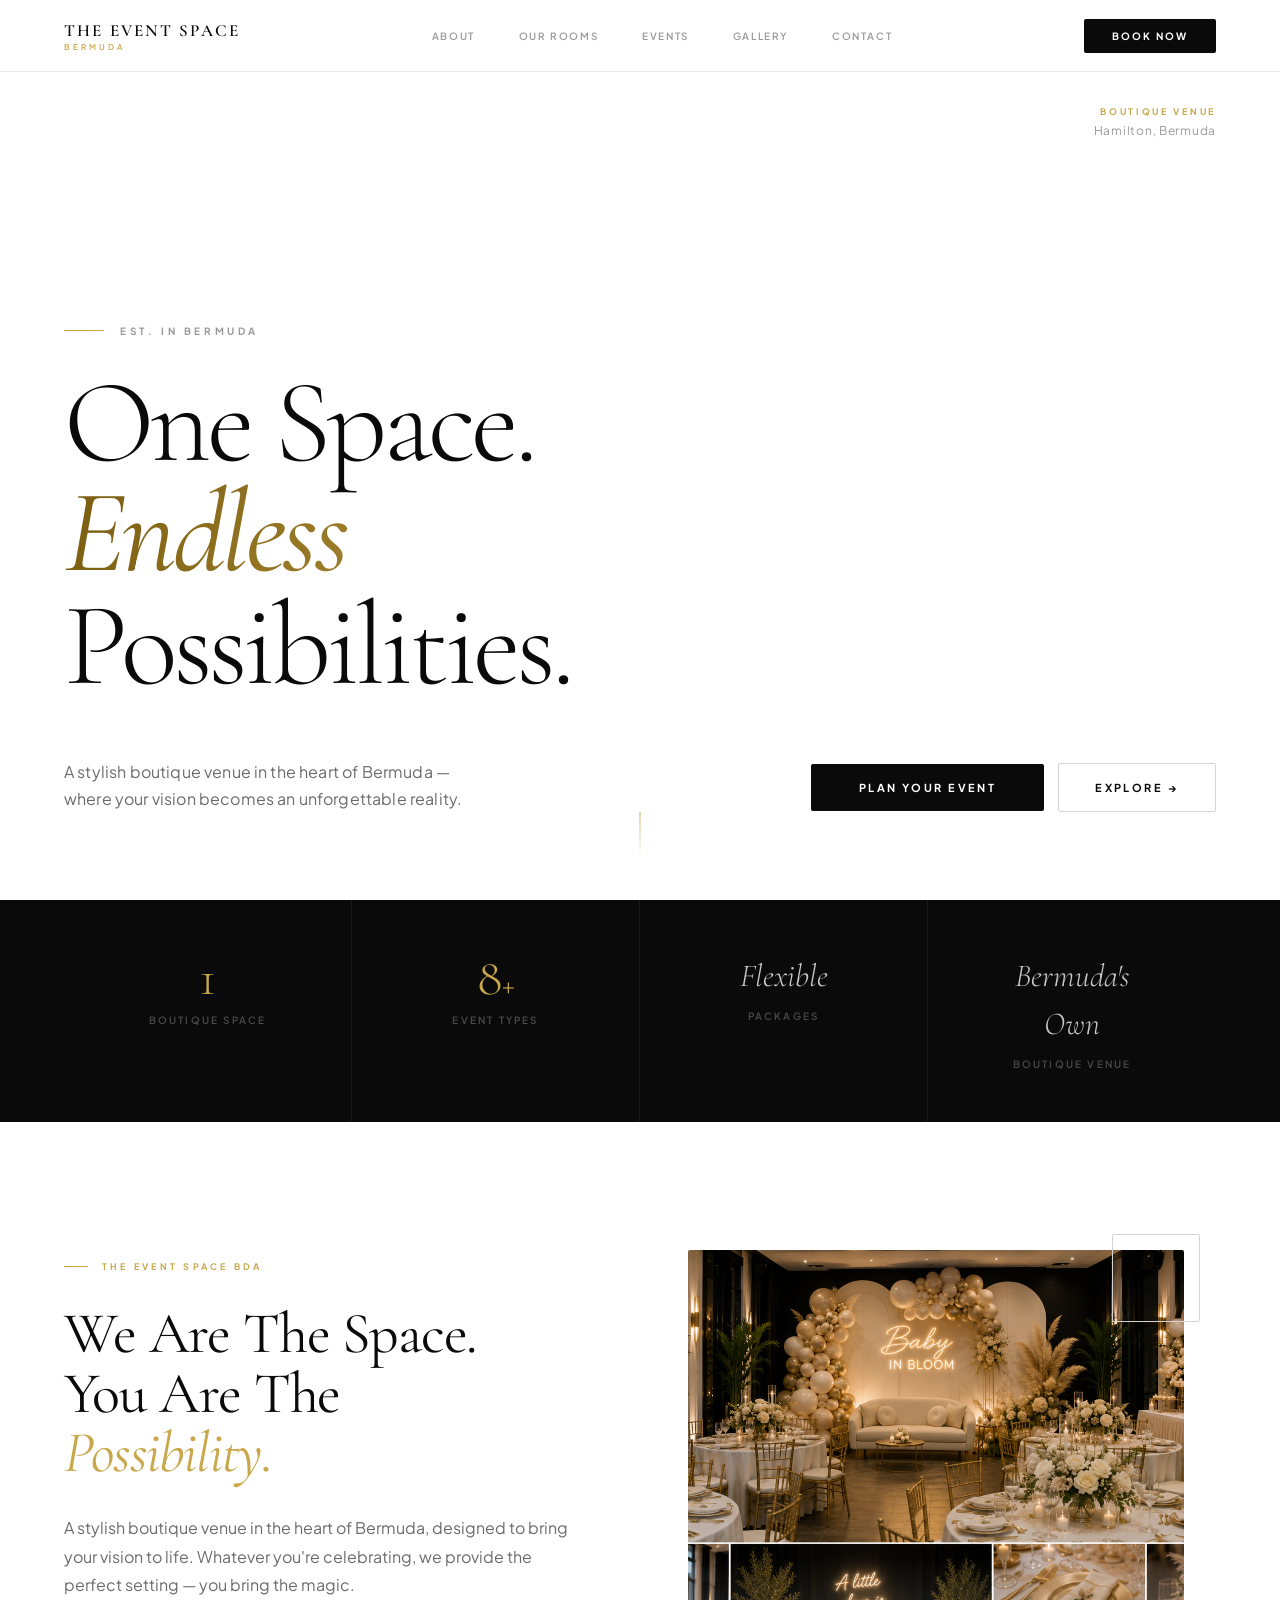
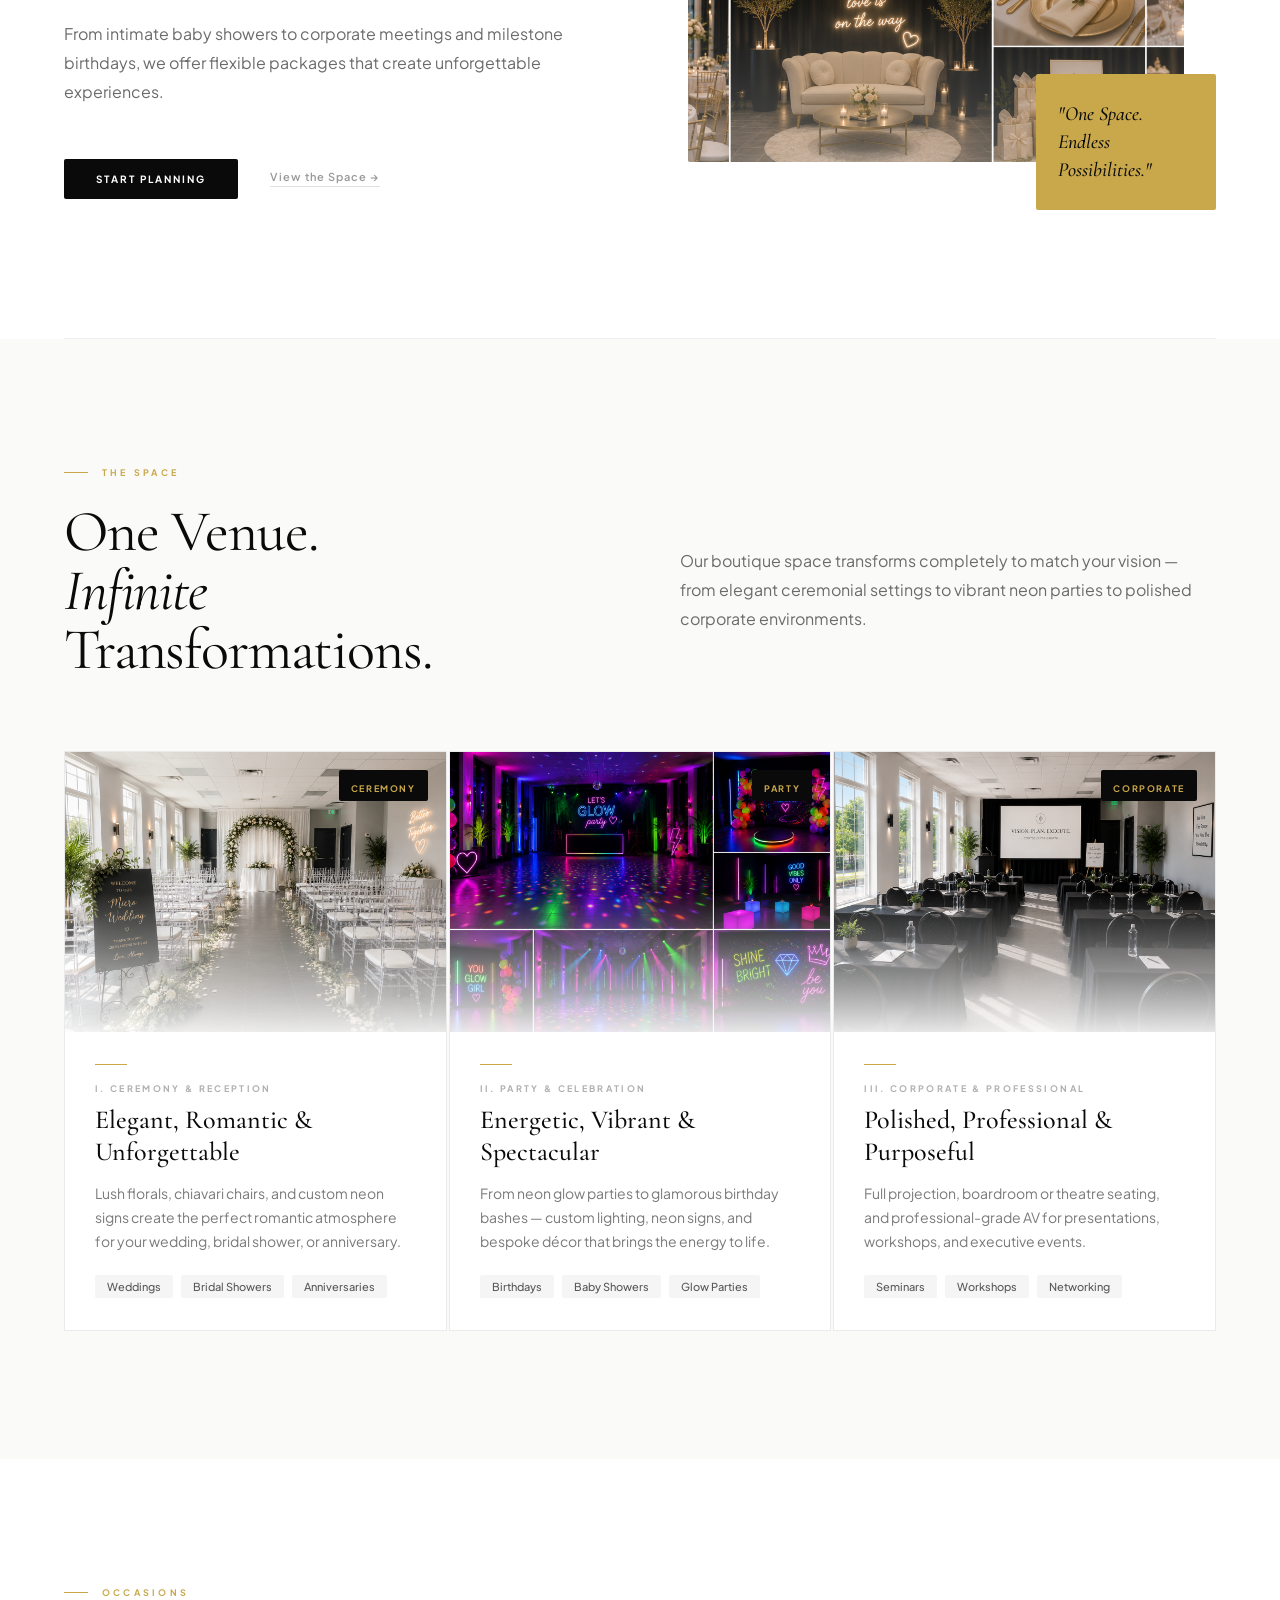
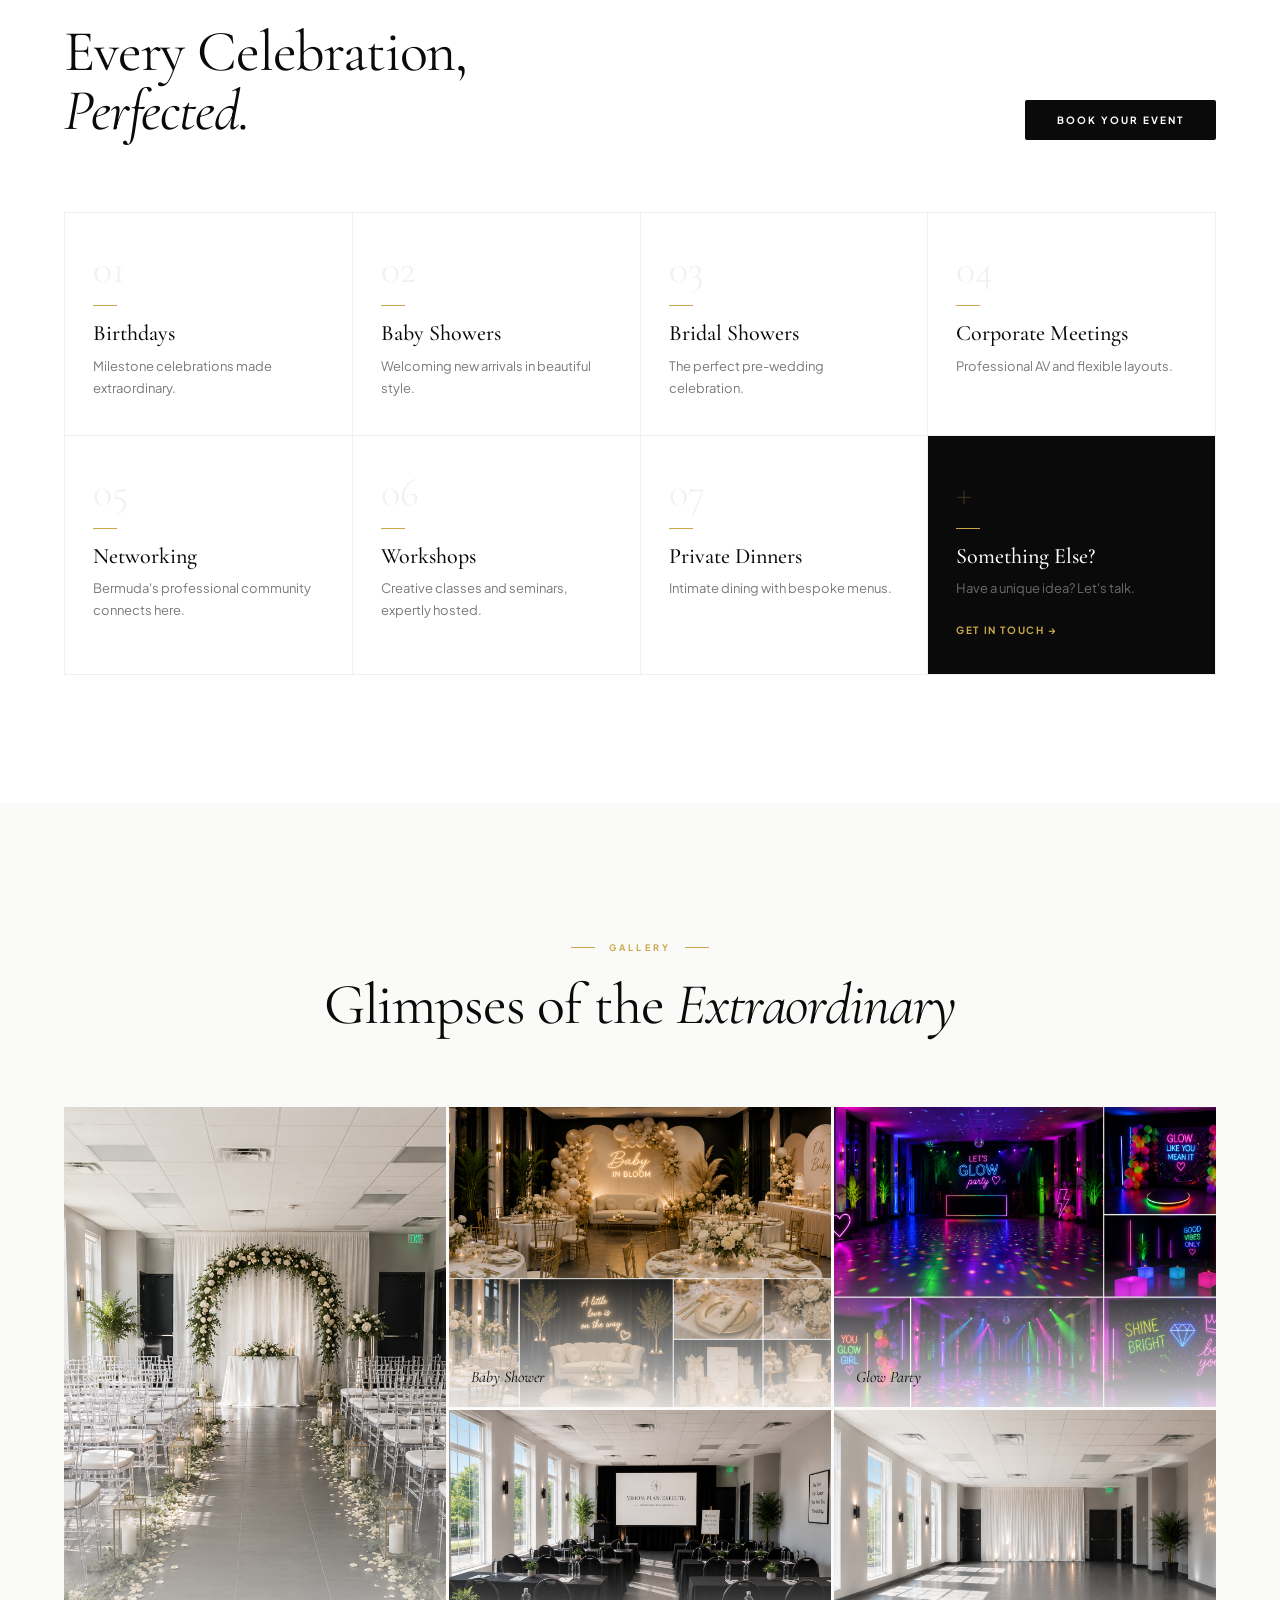
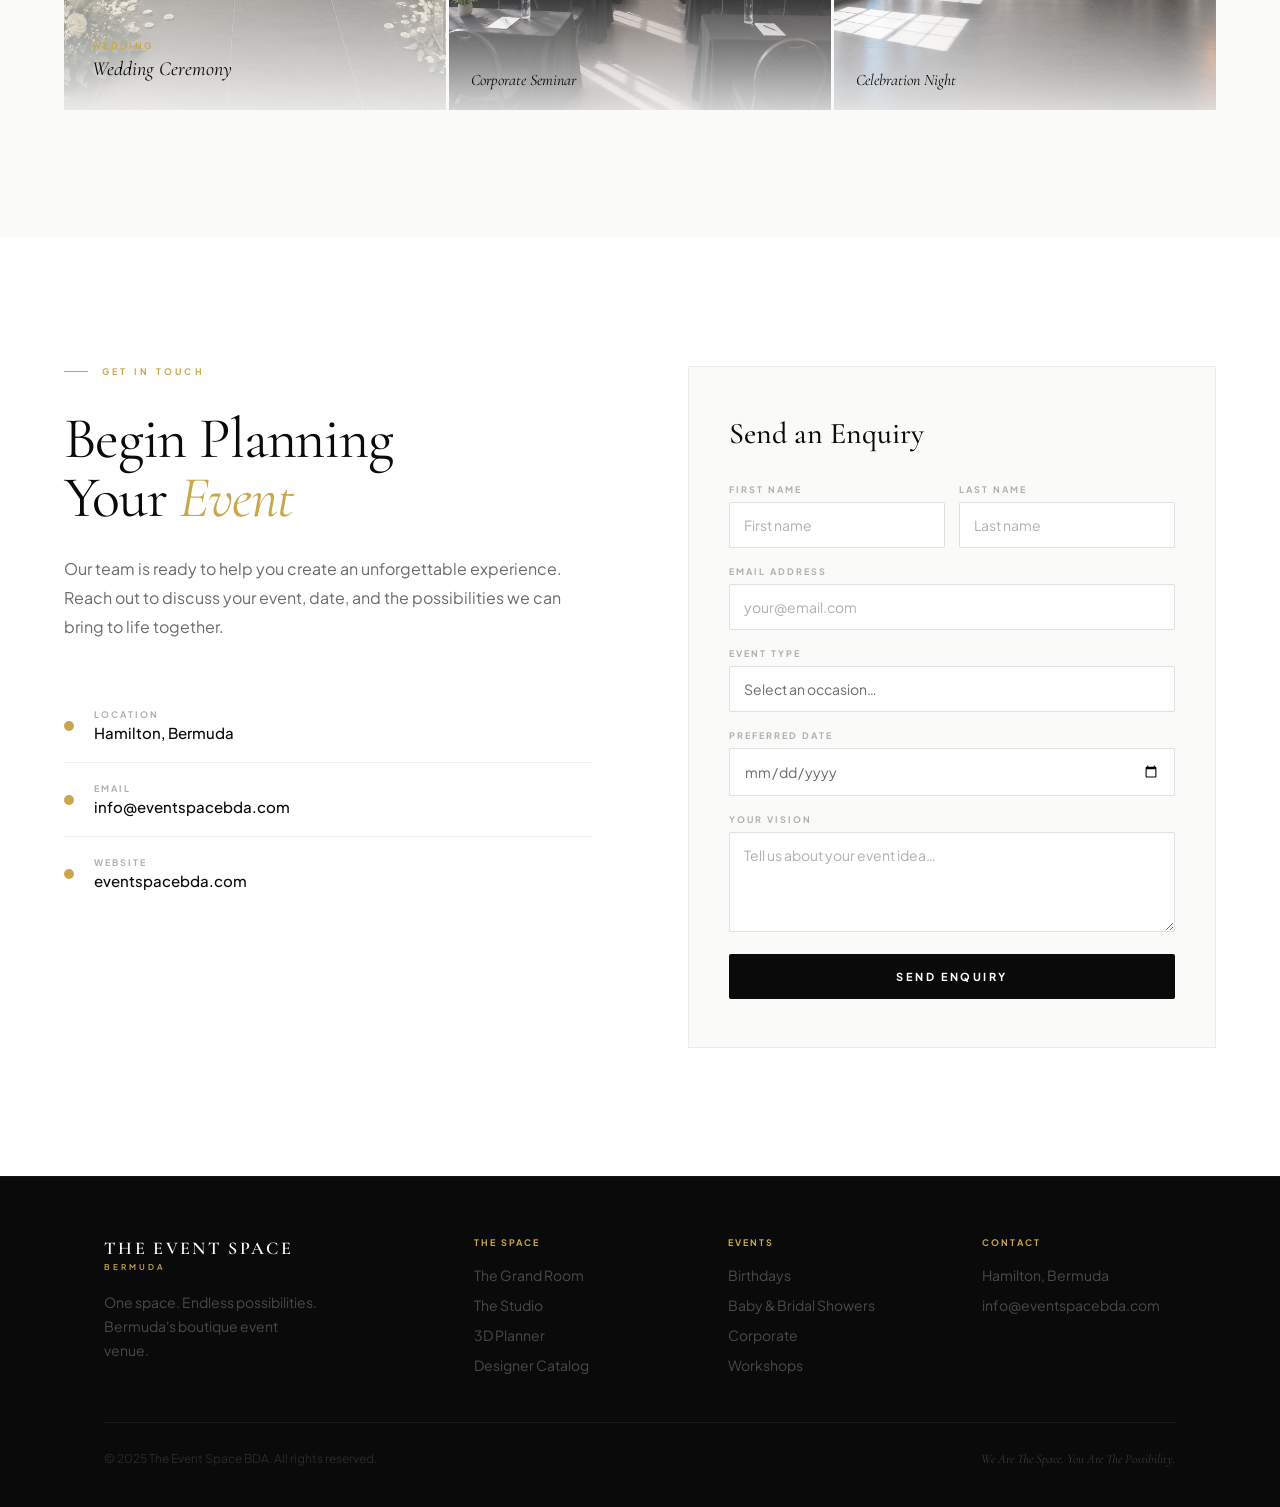
<file: project/events2.html>
<!DOCTYPE html>
<html lang="en">
<head>
  <meta charset="utf-8">
  <meta name="viewport" content="width=device-width, initial-scale=1">
  <title>The Event Space — Bermuda</title>
  <link rel="preconnect" href="https://fonts.googleapis.com">
  <link rel="preconnect" href="https://fonts.gstatic.com" crossorigin>
  <link href="https://fonts.googleapis.com/css2?family=Cormorant+Garamond:ital,wght@0,300;0,400;0,500;0,600;0,700;1,300;1,400;1,500;1,600&family=Plus+Jakarta+Sans:wght@300;400;500;600;700;800&display=swap" rel="stylesheet">
  <style>
    *, *::before, *::after { box-sizing: border-box; margin: 0; padding: 0; }
    html { scroll-behavior: smooth; }
    body { background: #FFFFFF; color: #0A0A0A; font-family: 'Plus Jakarta Sans', sans-serif; -webkit-font-smoothing: antialiased; overflow-x: hidden; }
    input, select, textarea, button { font-family: inherit; }
    a { text-decoration: none; color: inherit; }
    ::placeholder { color: #B0B0B0; }

    @keyframes shimmerGold {
      0%   { background-position: 0% center; }
      100% { background-position: 300% center; }
    }
    @keyframes scrollPulse {
      0%, 100% { opacity: 0.25; transform: translateY(0); }
      50%       { opacity: 0.7;  transform: translateY(6px); }
    }

    /* ── NAV ── */
    #main-nav {
      position: fixed; top: 0; left: 0; right: 0; z-index: 1000;
      display: flex; align-items: center; justify-content: space-between;
      padding: 0 64px; height: 72px;
      background: rgba(255,255,255,0.97);
      backdrop-filter: blur(20px); -webkit-backdrop-filter: blur(20px);
      border-bottom: 1px solid #E8E8E8;
    }
    #nav-links { display: flex; align-items: center; gap: 44px; }
    #nav-links a { font-size: 10px; font-weight: 600; letter-spacing: 0.16em; text-transform: uppercase; color: #9A9A9A; transition: color 0.2s; }
    #nav-links a:hover { color: #0A0A0A; }
    #nav-book { display: inline-flex; align-items: center; padding: 11px 28px; background: #0A0A0A; color: #FFFFFF; font-size: 10px; font-weight: 700; letter-spacing: 0.2em; text-transform: uppercase; border-radius: 2px; transition: background 0.2s, color 0.2s; flex-shrink: 0; }
    #nav-book:hover { background: #C9A84C; color: #0A0A0A; }

    /* ── HAMBURGER ── */
    #hamburger { display: none; flex-direction: column; gap: 5px; cursor: pointer; padding: 8px; background: none; border: none; }
    #hamburger span { display: block; width: 22px; height: 2px; background: #0A0A0A; border-radius: 2px; transition: all 0.25s; }
    #mobile-menu { display: none; position: fixed; top: 72px; left: 0; right: 0; z-index: 998; background: rgba(255,255,255,0.98); backdrop-filter: blur(20px); border-bottom: 1px solid #E8E8E8; padding: 28px 28px 32px; flex-direction: column; gap: 0; }
    #mobile-menu.open { display: flex; }
    #mobile-menu a { display: block; padding: 16px 0; font-size: 13px; font-weight: 600; letter-spacing: 0.16em; text-transform: uppercase; color: #5A5A5A; border-bottom: 1px solid #F5F5F5; }
    #mobile-menu a:last-child { border-bottom: none; }
    #mobile-menu .mob-book { margin-top: 20px; padding: 15px 28px; background: #0A0A0A; color: #FFFFFF !important; text-align: center; border-radius: 2px; }

    /* ── BUTTONS ── */
    .btn-dark { display: inline-flex; align-items: center; gap: 10px; padding: 14px 32px; background: #0A0A0A; color: #FFFFFF; font-size: 10px; font-weight: 700; letter-spacing: 0.2em; text-transform: uppercase; border-radius: 2px; transition: background 0.2s, color 0.2s; }
    .btn-dark:hover { background: #C9A84C; color: #0A0A0A; }
    .btn-text-link { font-size: 11px; font-weight: 600; color: #9A9A9A; letter-spacing: 0.1em; border-bottom: 1px solid #E0E0E0; padding-bottom: 3px; transition: color 0.2s, border-color 0.2s; }
    .btn-text-link:hover { color: #0A0A0A; border-color: #0A0A0A; }
    .btn-hero-primary { padding: 17px 48px; background: #0A0A0A; color: #FFFFFF; font-size: 11px; font-weight: 700; letter-spacing: 0.22em; text-transform: uppercase; border-radius: 2px; transition: background 0.25s, color 0.25s; }
    .btn-hero-primary:hover { background: #C9A84C; color: #0A0A0A; }
    .btn-hero-ghost { padding: 17px 36px; border: 1px solid #D4D4D4; color: #0A0A0A; font-size: 11px; font-weight: 700; letter-spacing: 0.22em; text-transform: uppercase; border-radius: 2px; transition: border-color 0.25s; }
    .btn-hero-ghost:hover { border-color: #0A0A0A; }
    .btn-occasions { padding: 14px 32px; background: #0A0A0A; color: #FFFFFF; font-size: 10px; font-weight: 700; letter-spacing: 0.2em; text-transform: uppercase; border-radius: 2px; flex-shrink: 0; transition: background 0.2s, color 0.2s; }
    .btn-occasions:hover { background: #C9A84C; color: #0A0A0A; }
    .btn-submit { width: 100%; padding: 16px; background: #0A0A0A; color: #FFFFFF; font-size: 11px; font-weight: 700; letter-spacing: 0.22em; text-transform: uppercase; border: none; border-radius: 2px; cursor: pointer; transition: background 0.25s, color 0.25s; }
    .btn-submit:hover { background: #C9A84C; color: #0A0A0A; }

    /* ── CARDS ── */
    .space-card { background: #FFFFFF; border: 1px solid #EBEBEB; overflow: hidden; transition: border-color 0.3s, box-shadow 0.3s; }
    .space-card:hover { border-color: #C9A84C; box-shadow: 0 8px 40px rgba(201,168,76,0.12); }

    /* ── OCCASIONS ── */
    .occasion-cell { padding: 36px 28px; background: #FFFFFF; transition: background 0.3s; }
    .occasion-cell:hover { background: #FAFAF8; }

    /* ── GALLERY ── */
    .gallery-cell { position: relative; overflow: hidden; cursor: pointer; transition: filter 0.3s; }
    .gallery-cell:hover { filter: brightness(0.95); }

    /* ── FOOTER LINKS ── */
    .footer-link { font-size: 14px; color: #4A4A4A; transition: color 0.2s; }
    .footer-link:hover { color: #C9A84C; }

    /* ── TYPE SCALE ── */
    .hero-h1 { font-family: 'Cormorant Garamond', serif; font-size: 118px; font-weight: 300; line-height: 0.92; letter-spacing: -0.035em; color: #0A0A0A; }
    .section-h2 { font-family: 'Cormorant Garamond', serif; font-size: 58px; font-weight: 400; line-height: 1.02; letter-spacing: -0.02em; }

    /* ── RESPONSIVE 900px ── */
    @media (max-width: 900px) {
      #nav-links  { display: none !important; }
      #nav-book   { display: none !important; }
      #hamburger  { display: flex !important; }
      #main-nav   { padding: 0 32px; }

      #hero-section   { padding: 0 32px 72px !important; min-height: 100svh !important; }
      #hero-label     { display: none !important; }
      .hero-h1        { font-size: 66px !important; letter-spacing: -0.03em !important; }
      #hero-eyebrow   { margin-bottom: 20px !important; }
      #hero-ctas      { flex-direction: column !important; align-items: stretch !important; gap: 12px !important; margin-top: 36px !important; }
      #hero-ctas a    { text-align: center !important; }

      #stats-grid { grid-template-columns: repeat(2, 1fr) !important; }

      #about-section   { padding: 72px 32px !important; }
      #about-grid      { grid-template-columns: 1fr !important; gap: 0 !important; }
      #about-image-col { height: 360px !important; margin-top: 48px !important; }

      #spaces-section { padding: 72px 32px !important; }
      #spaces-header  { grid-template-columns: 1fr !important; gap: 16px !important; margin-bottom: 40px !important; }
      #spaces-header > div:last-child { padding-top: 0 !important; }
      #spaces-grid    { grid-template-columns: 1fr !important; }

      #occasions-section { padding: 72px 32px !important; }
      #occasions-header  { flex-direction: column !important; align-items: flex-start !important; gap: 24px !important; margin-bottom: 40px !important; }
      #occasions-grid    { grid-template-columns: repeat(2, 1fr) !important; }
      .section-h2        { font-size: 40px !important; }

      #gallery-section { padding: 72px 32px !important; }
      #gallery-grid    { grid-template-columns: 1fr 1fr !important; grid-template-rows: 200px 200px 200px !important; }
      #gallery-large   { grid-row: auto !important; }

      #contact-section { padding: 72px 32px !important; }
      #contact-grid    { grid-template-columns: 1fr !important; gap: 48px !important; }

      #footer-section { padding: 48px 32px 32px !important; }
      #footer-grid    { grid-template-columns: 1fr 1fr !important; gap: 36px !important; }
      #footer-bottom  { flex-direction: column !important; gap: 8px !important; text-align: center !important; }

      .div-padding { padding: 0 32px !important; }
    }

    @media (max-width: 540px) {
      #main-nav { padding: 0 20px !important; }
      .hero-h1  { font-size: 48px !important; }
      #hero-section { padding-left: 20px !important; padding-right: 20px !important; }

      #about-section, #spaces-section, #occasions-section,
      #gallery-section, #contact-section { padding-left: 20px !important; padding-right: 20px !important; }
      .div-padding { padding: 0 20px !important; }

      #occasions-grid { grid-template-columns: 1fr !important; }
      #gallery-grid   { grid-template-columns: 1fr !important; grid-template-rows: auto !important; }
      #gallery-large  { height: 260px !important; }
      #footer-grid    { grid-template-columns: 1fr !important; }
      #footer-section { padding-left: 20px !important; padding-right: 20px !important; }
      .section-h2     { font-size: 34px !important; }

      #mobile-menu { padding-left: 20px; padding-right: 20px; }
    }
  </style>
</head>
<body>

  <!-- ── NAV ──────────────────────────────────────────────────────── -->
  <nav id="main-nav">
    <div style="display:flex;flex-direction:column;gap:1px;flex-shrink:0;">
      <span style="font-family:'Cormorant Garamond',serif;font-size:17px;font-weight:600;color:#0A0A0A;letter-spacing:0.13em;text-transform:uppercase;">The Event Space</span>
      <span style="font-size:8px;font-weight:600;color:#C9A84C;letter-spacing:0.38em;text-transform:uppercase;">Bermuda</span>
    </div>
    <div id="nav-links">
      <a href="#about">About</a>
      <a href="spaces.dc.html">Our Rooms</a>
      <a href="#occasions">Events</a>
      <a href="#gallery">Gallery</a>
      <a href="#contact">Contact</a>
    </div>
    <a id="nav-book" href="#contact">Book Now</a>
    <button id="hamburger" aria-label="Open menu">
      <span></span><span></span><span></span>
    </button>
  </nav>

  <!-- Mobile Menu -->
  <div id="mobile-menu">
    <a href="#about">About</a>
    <a href="#spaces">The Space</a>
    <a href="#occasions">Events</a>
    <a href="#gallery">Gallery</a>
    <a href="#contact">Contact</a>
    <a href="#contact" class="mob-book">Book Now</a>
  </div>

  <!-- ── HERO ──────────────────────────────────────────────────────── -->
  <section id="hero-section" style="position:relative;min-height:100vh;display:flex;flex-direction:column;justify-content:flex-end;overflow:hidden;background:#FFFFFF;padding:0 64px 88px;">
    <video id="hero-vid" autoplay muted loop playsinline style="position:absolute;inset:0;width:100%;height:100%;object-fit:cover;opacity:0.28;pointer-events:none;">
      <source src="images/hero-video.mp4" type="video/mp4">
    </video>
    <div style="position:absolute;inset:0;background:linear-gradient(to bottom,rgba(255,255,255,0.22) 0%,rgba(255,255,255,0.08) 50%,rgba(255,255,255,0.7) 100%);pointer-events:none;"></div>

    <div id="hero-label" style="position:absolute;top:106px;right:64px;text-align:right;">
      <div style="font-size:9px;font-weight:700;letter-spacing:0.3em;text-transform:uppercase;color:#C9A84C;margin-bottom:6px;">Boutique Venue</div>
      <div style="font-size:12px;color:#9A9A9A;letter-spacing:0.06em;">Hamilton, Bermuda</div>
    </div>

    <div style="position:relative;max-width:1200px;">
      <div id="hero-eyebrow" style="font-size:10px;font-weight:700;letter-spacing:0.36em;text-transform:uppercase;color:#9A9A9A;margin-bottom:32px;display:flex;align-items:center;gap:16px;">
        <div style="width:40px;height:1px;background:#C9A84C;flex-shrink:0;"></div>
        Est. in Bermuda
      </div>
      <h1 class="hero-h1" style="margin-bottom:0;">One Space.</h1>
      <h1 class="hero-h1" style="font-weight:400;line-height:0.95;letter-spacing:-0.03em;font-style:italic;background:linear-gradient(110deg,#7a5c10 0%,#C9A84C 25%,#F0D060 50%,#C9A84C 75%,#7a5c10 100%);background-size:250% auto;-webkit-background-clip:text;-webkit-text-fill-color:transparent;background-clip:text;animation:shimmerGold 5s linear infinite;">Endless</h1>
      <h1 class="hero-h1" style="line-height:0.95;">Possibilities.</h1>
    </div>

    <div id="hero-ctas" style="position:relative;display:flex;align-items:flex-end;justify-content:space-between;margin-top:56px;">
      <p style="font-size:16px;font-weight:400;line-height:1.7;color:#6B6B6B;max-width:420px;letter-spacing:0.01em;">A stylish boutique venue in the heart of Bermuda — where your vision becomes an unforgettable reality.</p>
      <div style="display:flex;align-items:center;gap:14px;flex-shrink:0;">
        <a href="#contact" class="btn-hero-primary">Plan Your Event</a>
        <a href="#spaces" class="btn-hero-ghost">Explore →</a>
      </div>
    </div>

    <div style="position:absolute;bottom:44px;left:50%;transform:translateX(-50%);display:flex;flex-direction:column;align-items:center;gap:10px;">
      <div style="width:1px;height:44px;background:linear-gradient(to bottom,#C9A84C,transparent);animation:scrollPulse 2s ease-in-out infinite;"></div>
    </div>
  </section>

  <!-- ── STATS BAND ─────────────────────────────────────────────────── -->
  <div style="background:#0A0A0A;padding:0 64px;">
    <div id="stats-grid" style="max-width:1200px;margin:0 auto;display:grid;grid-template-columns:repeat(4,1fr);">
      <div style="text-align:center;padding:52px 24px;border-right:1px solid rgba(255,255,255,0.06);">
        <div style="font-family:'Cormorant Garamond',serif;font-size:52px;font-weight:300;color:#C9A84C;line-height:1;margin-bottom:10px;">1</div>
        <div style="font-size:10px;font-weight:600;letter-spacing:0.22em;text-transform:uppercase;color:#4A4A4A;">Boutique Space</div>
      </div>
      <div style="text-align:center;padding:52px 24px;border-right:1px solid rgba(255,255,255,0.06);">
        <div style="font-family:'Cormorant Garamond',serif;font-size:52px;font-weight:300;color:#C9A84C;line-height:1;margin-bottom:10px;">8<span style="font-size:32px;">+</span></div>
        <div style="font-size:10px;font-weight:600;letter-spacing:0.22em;text-transform:uppercase;color:#4A4A4A;">Event Types</div>
      </div>
      <div style="text-align:center;padding:52px 24px;border-right:1px solid rgba(255,255,255,0.06);">
        <div style="font-family:'Cormorant Garamond',serif;font-size:32px;font-weight:300;color:#C8C8C8;line-height:1.5;margin-bottom:10px;font-style:italic;">Flexible</div>
        <div style="font-size:10px;font-weight:600;letter-spacing:0.22em;text-transform:uppercase;color:#4A4A4A;">Packages</div>
      </div>
      <div style="text-align:center;padding:52px 24px;">
        <div style="font-family:'Cormorant Garamond',serif;font-size:32px;font-weight:300;color:#C8C8C8;line-height:1.5;margin-bottom:10px;font-style:italic;">Bermuda's<br>Own</div>
        <div style="font-size:10px;font-weight:600;letter-spacing:0.22em;text-transform:uppercase;color:#4A4A4A;">Boutique Venue</div>
      </div>
    </div>
  </div>

  <!-- ── ABOUT ──────────────────────────────────────────────────────── -->
  <section id="about" style="padding:128px 64px;background:#FFFFFF;">
    <div id="about-section" style="max-width:1200px;margin:0 auto;">
      <div id="about-grid" style="display:grid;grid-template-columns:1fr 1fr;gap:96px;align-items:center;">
        <div>
          <div style="display:flex;align-items:center;gap:14px;margin-bottom:32px;">
            <div style="width:24px;height:1px;background:#C9A84C;"></div>
            <span style="font-size:9px;font-weight:700;letter-spacing:0.36em;text-transform:uppercase;color:#C9A84C;">The Event Space BDA</span>
          </div>
          <h2 class="section-h2" style="color:#0A0A0A;margin-bottom:32px;">We Are The Space.<br>You Are The<br><span style="font-style:italic;color:#C9A84C;">Possibility.</span></h2>
          <p style="font-size:16px;line-height:1.8;color:#6B6B6B;margin-bottom:20px;">A stylish boutique venue in the heart of Bermuda, designed to bring your vision to life. Whatever you're celebrating, we provide the perfect setting — you bring the magic.</p>
          <p style="font-size:16px;line-height:1.8;color:#6B6B6B;margin-bottom:52px;">From intimate baby showers to corporate meetings and milestone birthdays, we offer flexible packages that create unforgettable experiences.</p>
          <div style="display:flex;align-items:center;gap:32px;flex-wrap:wrap;">
            <a href="#contact" class="btn-dark">Start Planning</a>
            <a href="#spaces" class="btn-text-link">View the Space →</a>
          </div>
        </div>
        <div id="about-image-col" style="position:relative;height:560px;">
          <div style="position:absolute;top:0;left:0;right:32px;bottom:48px;overflow:hidden;border-radius:2px;">
            <img src="images/event-baby-shower.png" style="width:100%;height:100%;object-fit:cover;display:block;" alt="Event styling at The Event Space">
            <div style="position:absolute;inset:0;background:linear-gradient(to top,rgba(255,255,255,0.3) 0%,transparent 40%);"></div>
          </div>
          <div style="position:absolute;bottom:0;right:0;width:180px;background:#C9A84C;padding:26px 22px;border-radius:2px;">
            <div style="font-family:'Cormorant Garamond',serif;font-size:20px;font-weight:500;color:#0A0A0A;line-height:1.4;font-style:italic;">"One Space.<br>Endless<br>Possibilities."</div>
          </div>
          <div style="position:absolute;top:-16px;right:16px;width:88px;height:88px;border:1px solid #D4D4D4;border-radius:2px;pointer-events:none;"></div>
        </div>
      </div>
    </div>
  </section>

  <!-- ── THIN DIVIDER ──────────────────────────────────────────────── -->
  <div class="div-padding" style="padding:0 64px;">
    <div style="max-width:1200px;margin:0 auto;height:1px;background:#F0F0F0;"></div>
  </div>

  <!-- ── THE SPACE ──────────────────────────────────────────────────── -->
  <section id="spaces" style="padding:128px 64px;background:#FAFAF8;">
    <div id="spaces-section" style="max-width:1200px;margin:0 auto;">
      <div id="spaces-header" style="display:grid;grid-template-columns:1fr 1fr;gap:80px;align-items:start;margin-bottom:72px;">
        <div>
          <div style="display:flex;align-items:center;gap:14px;margin-bottom:24px;">
            <div style="width:24px;height:1px;background:#C9A84C;"></div>
            <span style="font-size:9px;font-weight:700;letter-spacing:0.36em;text-transform:uppercase;color:#C9A84C;">The Space</span>
          </div>
          <h2 class="section-h2" style="color:#0A0A0A;">One Venue.<br><span style="font-style:italic;">Infinite</span><br>Transformations.</h2>
        </div>
        <div style="padding-top:80px;">
          <p style="font-size:16px;color:#6B6B6B;line-height:1.8;">Our boutique space transforms completely to match your vision — from elegant ceremonial settings to vibrant neon parties to polished corporate environments.</p>
        </div>
      </div>

      <div id="spaces-grid" style="display:grid;grid-template-columns:repeat(3,1fr);gap:2px;">
        <!-- Card I -->
        <div class="space-card">
          <div style="height:280px;overflow:hidden;position:relative;">
            <img src="images/event-wedding1.png" style="width:100%;height:100%;object-fit:cover;display:block;" alt="Wedding &amp; Ceremony Setup">
            <div style="position:absolute;inset:0;background:linear-gradient(to top,rgba(255,255,255,0.9) 0%,transparent 50%);"></div>
            <div style="position:absolute;top:18px;right:18px;padding:5px 12px;background:#0A0A0A;border-radius:2px;">
              <span style="font-size:9px;font-weight:700;letter-spacing:0.18em;text-transform:uppercase;color:#C9A84C;">Ceremony</span>
            </div>
          </div>
          <div style="padding:32px 30px;">
            <div style="width:32px;height:1px;background:#C9A84C;margin-bottom:18px;"></div>
            <div style="font-size:9px;font-weight:700;letter-spacing:0.26em;text-transform:uppercase;color:#B0B0B0;margin-bottom:10px;">I. Ceremony &amp; Reception</div>
            <h3 style="font-family:'Cormorant Garamond',serif;font-size:26px;font-weight:500;color:#0A0A0A;margin-bottom:14px;line-height:1.2;">Elegant, Romantic &amp; Unforgettable</h3>
            <p style="font-size:14px;line-height:1.72;color:#7A7A7A;margin-bottom:22px;">Lush florals, chiavari chairs, and custom neon signs create the perfect romantic atmosphere for your wedding, bridal shower, or anniversary.</p>
            <div style="display:flex;flex-wrap:wrap;gap:8px;">
              <span style="padding:5px 12px;background:#F5F5F5;border-radius:2px;font-size:11px;color:#5A5A5A;font-weight:500;">Weddings</span>
              <span style="padding:5px 12px;background:#F5F5F5;border-radius:2px;font-size:11px;color:#5A5A5A;font-weight:500;">Bridal Showers</span>
              <span style="padding:5px 12px;background:#F5F5F5;border-radius:2px;font-size:11px;color:#5A5A5A;font-weight:500;">Anniversaries</span>
            </div>
          </div>
        </div>

        <!-- Card II -->
        <div class="space-card">
          <div style="height:280px;overflow:hidden;position:relative;">
            <img src="images/event-glow1.png" style="width:100%;height:100%;object-fit:cover;display:block;" alt="Glow Party Setup">
            <div style="position:absolute;inset:0;background:linear-gradient(to top,rgba(255,255,255,0.9) 0%,transparent 50%);"></div>
            <div style="position:absolute;top:18px;right:18px;padding:5px 12px;background:#0A0A0A;border-radius:2px;">
              <span style="font-size:9px;font-weight:700;letter-spacing:0.18em;text-transform:uppercase;color:#C9A84C;">Party</span>
            </div>
          </div>
          <div style="padding:32px 30px;">
            <div style="width:32px;height:1px;background:#C9A84C;margin-bottom:18px;"></div>
            <div style="font-size:9px;font-weight:700;letter-spacing:0.26em;text-transform:uppercase;color:#B0B0B0;margin-bottom:10px;">II. Party &amp; Celebration</div>
            <h3 style="font-family:'Cormorant Garamond',serif;font-size:26px;font-weight:500;color:#0A0A0A;margin-bottom:14px;line-height:1.2;">Energetic, Vibrant &amp; Spectacular</h3>
            <p style="font-size:14px;line-height:1.72;color:#7A7A7A;margin-bottom:22px;">From neon glow parties to glamorous birthday bashes — custom lighting, neon signs, and bespoke décor that brings the energy to life.</p>
            <div style="display:flex;flex-wrap:wrap;gap:8px;">
              <span style="padding:5px 12px;background:#F5F5F5;border-radius:2px;font-size:11px;color:#5A5A5A;font-weight:500;">Birthdays</span>
              <span style="padding:5px 12px;background:#F5F5F5;border-radius:2px;font-size:11px;color:#5A5A5A;font-weight:500;">Baby Showers</span>
              <span style="padding:5px 12px;background:#F5F5F5;border-radius:2px;font-size:11px;color:#5A5A5A;font-weight:500;">Glow Parties</span>
            </div>
          </div>
        </div>

        <!-- Card III -->
        <div class="space-card">
          <div style="height:280px;overflow:hidden;position:relative;">
            <img src="images/event-seminar.png" style="width:100%;height:100%;object-fit:cover;display:block;" alt="Corporate Setup">
            <div style="position:absolute;inset:0;background:linear-gradient(to top,rgba(255,255,255,0.9) 0%,transparent 50%);"></div>
            <div style="position:absolute;top:18px;right:18px;padding:5px 12px;background:#0A0A0A;border-radius:2px;">
              <span style="font-size:9px;font-weight:700;letter-spacing:0.18em;text-transform:uppercase;color:#C9A84C;">Corporate</span>
            </div>
          </div>
          <div style="padding:32px 30px;">
            <div style="width:32px;height:1px;background:#C9A84C;margin-bottom:18px;"></div>
            <div style="font-size:9px;font-weight:700;letter-spacing:0.26em;text-transform:uppercase;color:#B0B0B0;margin-bottom:10px;">III. Corporate &amp; Professional</div>
            <h3 style="font-family:'Cormorant Garamond',serif;font-size:26px;font-weight:500;color:#0A0A0A;margin-bottom:14px;line-height:1.2;">Polished, Professional &amp; Purposeful</h3>
            <p style="font-size:14px;line-height:1.72;color:#7A7A7A;margin-bottom:22px;">Full projection, boardroom or theatre seating, and professional-grade AV for presentations, workshops, and executive events.</p>
            <div style="display:flex;flex-wrap:wrap;gap:8px;">
              <span style="padding:5px 12px;background:#F5F5F5;border-radius:2px;font-size:11px;color:#5A5A5A;font-weight:500;">Seminars</span>
              <span style="padding:5px 12px;background:#F5F5F5;border-radius:2px;font-size:11px;color:#5A5A5A;font-weight:500;">Workshops</span>
              <span style="padding:5px 12px;background:#F5F5F5;border-radius:2px;font-size:11px;color:#5A5A5A;font-weight:500;">Networking</span>
            </div>
          </div>
        </div>
      </div>
    </div>
  </section>

  <!-- ── OCCASIONS ─────────────────────────────────────────────────── -->
  <section id="occasions" style="padding:128px 64px;background:#FFFFFF;">
    <div id="occasions-section" style="max-width:1200px;margin:0 auto;">
      <div id="occasions-header" style="display:flex;align-items:flex-end;justify-content:space-between;margin-bottom:72px;">
        <div>
          <div style="display:flex;align-items:center;gap:14px;margin-bottom:24px;">
            <div style="width:24px;height:1px;background:#C9A84C;"></div>
            <span style="font-size:9px;font-weight:700;letter-spacing:0.36em;text-transform:uppercase;color:#C9A84C;">Occasions</span>
          </div>
          <h2 class="section-h2" style="color:#0A0A0A;">Every Celebration,<br><span style="font-style:italic;">Perfected.</span></h2>
        </div>
        <a href="#contact" class="btn-occasions">Book Your Event</a>
      </div>

      <div id="occasions-grid" style="display:grid;grid-template-columns:repeat(4,1fr);gap:1px;background:#F0F0F0;border:1px solid #F0F0F0;">
        <div class="occasion-cell">
          <div style="font-family:'Cormorant Garamond',serif;font-size:40px;font-weight:300;color:#F0F0F0;line-height:1;margin-bottom:16px;">01</div>
          <div style="width:24px;height:1px;background:#C9A84C;margin-bottom:14px;"></div>
          <h3 style="font-family:'Cormorant Garamond',serif;font-size:22px;font-weight:500;color:#0A0A0A;margin-bottom:8px;line-height:1.2;">Birthdays</h3>
          <p style="font-size:13px;line-height:1.7;color:#7A7A7A;">Milestone celebrations made extraordinary.</p>
        </div>
        <div class="occasion-cell">
          <div style="font-family:'Cormorant Garamond',serif;font-size:40px;font-weight:300;color:#F0F0F0;line-height:1;margin-bottom:16px;">02</div>
          <div style="width:24px;height:1px;background:#C9A84C;margin-bottom:14px;"></div>
          <h3 style="font-family:'Cormorant Garamond',serif;font-size:22px;font-weight:500;color:#0A0A0A;margin-bottom:8px;line-height:1.2;">Baby Showers</h3>
          <p style="font-size:13px;line-height:1.7;color:#7A7A7A;">Welcoming new arrivals in beautiful style.</p>
        </div>
        <div class="occasion-cell">
          <div style="font-family:'Cormorant Garamond',serif;font-size:40px;font-weight:300;color:#F0F0F0;line-height:1;margin-bottom:16px;">03</div>
          <div style="width:24px;height:1px;background:#C9A84C;margin-bottom:14px;"></div>
          <h3 style="font-family:'Cormorant Garamond',serif;font-size:22px;font-weight:500;color:#0A0A0A;margin-bottom:8px;line-height:1.2;">Bridal Showers</h3>
          <p style="font-size:13px;line-height:1.7;color:#7A7A7A;">The perfect pre-wedding celebration.</p>
        </div>
        <div class="occasion-cell">
          <div style="font-family:'Cormorant Garamond',serif;font-size:40px;font-weight:300;color:#F0F0F0;line-height:1;margin-bottom:16px;">04</div>
          <div style="width:24px;height:1px;background:#C9A84C;margin-bottom:14px;"></div>
          <h3 style="font-family:'Cormorant Garamond',serif;font-size:22px;font-weight:500;color:#0A0A0A;margin-bottom:8px;line-height:1.2;">Corporate Meetings</h3>
          <p style="font-size:13px;line-height:1.7;color:#7A7A7A;">Professional AV and flexible layouts.</p>
        </div>
        <div class="occasion-cell">
          <div style="font-family:'Cormorant Garamond',serif;font-size:40px;font-weight:300;color:#F0F0F0;line-height:1;margin-bottom:16px;">05</div>
          <div style="width:24px;height:1px;background:#C9A84C;margin-bottom:14px;"></div>
          <h3 style="font-family:'Cormorant Garamond',serif;font-size:22px;font-weight:500;color:#0A0A0A;margin-bottom:8px;line-height:1.2;">Networking</h3>
          <p style="font-size:13px;line-height:1.7;color:#7A7A7A;">Bermuda's professional community connects here.</p>
        </div>
        <div class="occasion-cell">
          <div style="font-family:'Cormorant Garamond',serif;font-size:40px;font-weight:300;color:#F0F0F0;line-height:1;margin-bottom:16px;">06</div>
          <div style="width:24px;height:1px;background:#C9A84C;margin-bottom:14px;"></div>
          <h3 style="font-family:'Cormorant Garamond',serif;font-size:22px;font-weight:500;color:#0A0A0A;margin-bottom:8px;line-height:1.2;">Workshops</h3>
          <p style="font-size:13px;line-height:1.7;color:#7A7A7A;">Creative classes and seminars, expertly hosted.</p>
        </div>
        <div class="occasion-cell">
          <div style="font-family:'Cormorant Garamond',serif;font-size:40px;font-weight:300;color:#F0F0F0;line-height:1;margin-bottom:16px;">07</div>
          <div style="width:24px;height:1px;background:#C9A84C;margin-bottom:14px;"></div>
          <h3 style="font-family:'Cormorant Garamond',serif;font-size:22px;font-weight:500;color:#0A0A0A;margin-bottom:8px;line-height:1.2;">Private Dinners</h3>
          <p style="font-size:13px;line-height:1.7;color:#7A7A7A;">Intimate dining with bespoke menus.</p>
        </div>
        <div style="padding:36px 28px;background:#0A0A0A;display:flex;flex-direction:column;justify-content:space-between;">
          <div style="font-family:'Cormorant Garamond',serif;font-size:40px;font-weight:300;color:rgba(201,168,76,0.2);line-height:1;margin-bottom:16px;">+</div>
          <div>
            <div style="width:24px;height:1px;background:#C9A84C;margin-bottom:14px;"></div>
            <h3 style="font-family:'Cormorant Garamond',serif;font-size:22px;font-weight:500;color:#FFFFFF;margin-bottom:8px;line-height:1.2;">Something Else?</h3>
            <p style="font-size:13px;line-height:1.7;color:#6B6B6B;margin-bottom:18px;">Have a unique idea? Let's talk.</p>
            <a href="#contact" style="font-size:10px;font-weight:700;color:#C9A84C;letter-spacing:0.16em;text-transform:uppercase;">Get in Touch →</a>
          </div>
        </div>
      </div>
    </div>
  </section>

  <!-- ── GALLERY ────────────────────────────────────────────────────── -->
  <section id="gallery" style="padding:128px 64px;background:#FAFAF8;">
    <div id="gallery-section" style="max-width:1200px;margin:0 auto;">
      <div style="text-align:center;margin-bottom:72px;">
        <div style="display:inline-flex;align-items:center;gap:14px;margin-bottom:22px;">
          <div style="width:24px;height:1px;background:#C9A84C;"></div>
          <span style="font-size:9px;font-weight:700;letter-spacing:0.36em;text-transform:uppercase;color:#C9A84C;">Gallery</span>
          <div style="width:24px;height:1px;background:#C9A84C;"></div>
        </div>
        <h2 class="section-h2" style="color:#0A0A0A;">Glimpses of the <span style="font-style:italic;">Extraordinary</span></h2>
      </div>

      <div id="gallery-grid" style="display:grid;grid-template-columns:repeat(3,1fr);grid-template-rows:300px 300px;gap:3px;">
        <!-- Large left cell -->
        <div id="gallery-large" class="gallery-cell" style="grid-row:1/3;">
          <img src="images/event-wedding1.png" style="width:100%;height:100%;object-fit:cover;display:block;" alt="Wedding at The Event Space">
          <div style="position:absolute;inset:0;background:linear-gradient(to top,rgba(255,255,255,0.88) 0%,transparent 45%);"></div>
          <div style="position:absolute;bottom:28px;left:28px;right:28px;">
            <div style="width:20px;height:1px;background:#C9A84C;margin-bottom:8px;"></div>
            <div style="font-size:9px;font-weight:700;letter-spacing:0.26em;text-transform:uppercase;color:#C9A84C;margin-bottom:5px;">Wedding</div>
            <div style="font-family:'Cormorant Garamond',serif;font-size:20px;font-weight:400;color:#0A0A0A;font-style:italic;line-height:1.3;">Wedding Ceremony</div>
          </div>
        </div>
        <!-- Top right -->
        <div class="gallery-cell">
          <img src="images/event-baby-shower.png" style="width:100%;height:100%;object-fit:cover;display:block;" alt="Baby Shower">
          <div style="position:absolute;inset:0;background:linear-gradient(to top,rgba(255,255,255,0.82) 0%,transparent 50%);"></div>
          <div style="position:absolute;bottom:20px;left:22px;font-family:'Cormorant Garamond',serif;font-size:16px;color:#0A0A0A;font-style:italic;">Baby Shower</div>
        </div>
        <!-- Top far right -->
        <div class="gallery-cell">
          <img src="images/event-glow1.png" style="width:100%;height:100%;object-fit:cover;display:block;" alt="Glow Party">
          <div style="position:absolute;inset:0;background:linear-gradient(to top,rgba(255,255,255,0.82) 0%,transparent 50%);"></div>
          <div style="position:absolute;bottom:20px;left:22px;font-family:'Cormorant Garamond',serif;font-size:16px;color:#0A0A0A;font-style:italic;">Glow Party</div>
        </div>
        <!-- Bottom right -->
        <div class="gallery-cell">
          <img src="images/event-seminar.png" style="width:100%;height:100%;object-fit:cover;display:block;" alt="Corporate Seminar">
          <div style="position:absolute;inset:0;background:linear-gradient(to top,rgba(255,255,255,0.82) 0%,transparent 50%);"></div>
          <div style="position:absolute;bottom:20px;left:22px;font-family:'Cormorant Garamond',serif;font-size:16px;color:#0A0A0A;font-style:italic;">Corporate Seminar</div>
        </div>
        <!-- Bottom far right -->
        <div class="gallery-cell">
          <img src="images/event-glow2.png" style="width:100%;height:100%;object-fit:cover;display:block;" alt="Celebration Night">
          <div style="position:absolute;inset:0;background:linear-gradient(to top,rgba(255,255,255,0.82) 0%,transparent 50%);"></div>
          <div style="position:absolute;bottom:20px;left:22px;font-family:'Cormorant Garamond',serif;font-size:16px;color:#0A0A0A;font-style:italic;">Celebration Night</div>
        </div>
      </div>
    </div>
  </section>

  <!-- ── CONTACT ───────────────────────────────────────────────────── -->
  <section id="contact" style="padding:128px 64px;background:#FFFFFF;">
    <div id="contact-section" style="max-width:1200px;margin:0 auto;">
      <div id="contact-grid" style="display:grid;grid-template-columns:1fr 1fr;gap:96px;align-items:start;">
        <div>
          <div style="display:flex;align-items:center;gap:14px;margin-bottom:32px;">
            <div style="width:24px;height:1px;background:#C9A84C;"></div>
            <span style="font-size:9px;font-weight:700;letter-spacing:0.36em;text-transform:uppercase;color:#C9A84C;">Get In Touch</span>
          </div>
          <h2 class="section-h2" style="color:#0A0A0A;margin-bottom:28px;">Begin Planning<br>Your <span style="font-style:italic;color:#C9A84C;">Event</span></h2>
          <p style="font-size:16px;line-height:1.8;color:#6B6B6B;margin-bottom:48px;">Our team is ready to help you create an unforgettable experience. Reach out to discuss your event, date, and the possibilities we can bring to life together.</p>
          <div style="display:flex;flex-direction:column;gap:0;">
            <div style="display:flex;align-items:center;gap:20px;padding:20px 0;border-bottom:1px solid #F0F0F0;">
              <div style="width:10px;height:10px;background:#C9A84C;border-radius:50%;flex-shrink:0;"></div>
              <div>
                <div style="font-size:9px;font-weight:700;letter-spacing:0.22em;text-transform:uppercase;color:#B0B0B0;margin-bottom:3px;">Location</div>
                <div style="font-size:15px;font-weight:500;color:#0A0A0A;">Hamilton, Bermuda</div>
              </div>
            </div>
            <div style="display:flex;align-items:center;gap:20px;padding:20px 0;border-bottom:1px solid #F0F0F0;">
              <div style="width:10px;height:10px;background:#C9A84C;border-radius:50%;flex-shrink:0;"></div>
              <div>
                <div style="font-size:9px;font-weight:700;letter-spacing:0.22em;text-transform:uppercase;color:#B0B0B0;margin-bottom:3px;">Email</div>
                <div style="font-size:15px;font-weight:500;color:#0A0A0A;">info@eventspacebda.com</div>
              </div>
            </div>
            <div style="display:flex;align-items:center;gap:20px;padding:20px 0;">
              <div style="width:10px;height:10px;background:#C9A84C;border-radius:50%;flex-shrink:0;"></div>
              <div>
                <div style="font-size:9px;font-weight:700;letter-spacing:0.22em;text-transform:uppercase;color:#B0B0B0;margin-bottom:3px;">Website</div>
                <div style="font-size:15px;font-weight:500;color:#0A0A0A;">eventspacebda.com</div>
              </div>
            </div>
          </div>
        </div>

        <div style="background:#FAFAF8;border:1px solid #EBEBEB;padding:48px 40px;">
          <h3 style="font-family:'Cormorant Garamond',serif;font-size:30px;font-weight:500;color:#0A0A0A;margin-bottom:32px;">Send an Enquiry</h3>
          <form style="display:flex;flex-direction:column;gap:18px;">
            <div style="display:grid;grid-template-columns:1fr 1fr;gap:14px;">
              <div>
                <label style="display:block;font-size:9px;font-weight:700;letter-spacing:0.22em;text-transform:uppercase;color:#B0B0B0;margin-bottom:7px;">First Name</label>
                <input type="text" placeholder="First name" style="width:100%;padding:13px 14px;background:#FFFFFF;border:1px solid #E0E0E0;border-radius:2px;color:#0A0A0A;font-size:14px;outline:none;">
              </div>
              <div>
                <label style="display:block;font-size:9px;font-weight:700;letter-spacing:0.22em;text-transform:uppercase;color:#B0B0B0;margin-bottom:7px;">Last Name</label>
                <input type="text" placeholder="Last name" style="width:100%;padding:13px 14px;background:#FFFFFF;border:1px solid #E0E0E0;border-radius:2px;color:#0A0A0A;font-size:14px;outline:none;">
              </div>
            </div>
            <div>
              <label style="display:block;font-size:9px;font-weight:700;letter-spacing:0.22em;text-transform:uppercase;color:#B0B0B0;margin-bottom:7px;">Email Address</label>
              <input type="email" placeholder="your@email.com" style="width:100%;padding:13px 14px;background:#FFFFFF;border:1px solid #E0E0E0;border-radius:2px;color:#0A0A0A;font-size:14px;outline:none;">
            </div>
            <div>
              <label style="display:block;font-size:9px;font-weight:700;letter-spacing:0.22em;text-transform:uppercase;color:#B0B0B0;margin-bottom:7px;">Event Type</label>
              <select style="width:100%;padding:13px 14px;background:#FFFFFF;border:1px solid #E0E0E0;border-radius:2px;color:#6B6B6B;font-size:14px;outline:none;appearance:none;-webkit-appearance:none;">
                <option>Select an occasion…</option>
                <option>Birthday Celebration</option>
                <option>Baby Shower</option>
                <option>Bridal Shower</option>
                <option>Corporate Meeting</option>
                <option>Networking Event</option>
                <option>Workshop / Seminar</option>
                <option>Private Dinner</option>
                <option>Other</option>
              </select>
            </div>
            <div>
              <label style="display:block;font-size:9px;font-weight:700;letter-spacing:0.22em;text-transform:uppercase;color:#B0B0B0;margin-bottom:7px;">Preferred Date</label>
              <input type="date" style="width:100%;padding:13px 14px;background:#FFFFFF;border:1px solid #E0E0E0;border-radius:2px;color:#6B6B6B;font-size:14px;outline:none;">
            </div>
            <div>
              <label style="display:block;font-size:9px;font-weight:700;letter-spacing:0.22em;text-transform:uppercase;color:#B0B0B0;margin-bottom:7px;">Your Vision</label>
              <textarea rows="4" placeholder="Tell us about your event idea…" style="width:100%;padding:13px 14px;background:#FFFFFF;border:1px solid #E0E0E0;border-radius:2px;color:#0A0A0A;font-size:14px;outline:none;resize:vertical;"></textarea>
            </div>
            <button type="submit" class="btn-submit">Send Enquiry</button>
          </form>
        </div>
      </div>
    </div>
  </section>

  <!-- ── FOOTER ─────────────────────────────────────────────────────── -->
  <footer style="background:#0A0A0A;border-top:1px solid rgba(255,255,255,0.04);">
    <div id="footer-section" style="max-width:1200px;margin:0 auto;padding:60px 64px 40px;">
      <div id="footer-grid" style="display:grid;grid-template-columns:1.6fr 1fr 1fr 1fr;gap:60px;padding-bottom:48px;border-bottom:1px solid rgba(255,255,255,0.06);">
        <div>
          <div style="font-family:'Cormorant Garamond',serif;font-size:18px;font-weight:600;color:#FFFFFF;letter-spacing:0.13em;text-transform:uppercase;margin-bottom:3px;">The Event Space</div>
          <div style="font-size:8px;font-weight:600;color:#C9A84C;letter-spacing:0.38em;text-transform:uppercase;margin-bottom:18px;">Bermuda</div>
          <p style="font-size:14px;line-height:1.72;color:#4A4A4A;max-width:220px;">One space. Endless possibilities. Bermuda's boutique event venue.</p>
        </div>
        <div>
          <div style="font-size:9px;font-weight:700;letter-spacing:0.22em;text-transform:uppercase;color:#C9A84C;margin-bottom:18px;">The Space</div>
          <div style="display:flex;flex-direction:column;gap:12px;">
            <a href="spaces.dc.html" class="footer-link">The Grand Room</a>
            <a href="spaces.dc.html" class="footer-link">The Studio</a>
            <a href="spaces.dc.html#planner" class="footer-link">3D Planner</a>
            <a href="spaces.dc.html#designers" class="footer-link">Designer Catalog</a>
          </div>
        </div>
        <div>
          <div style="font-size:9px;font-weight:700;letter-spacing:0.22em;text-transform:uppercase;color:#C9A84C;margin-bottom:18px;">Events</div>
          <div style="display:flex;flex-direction:column;gap:12px;">
            <a href="#occasions" class="footer-link">Birthdays</a>
            <a href="#occasions" class="footer-link">Baby &amp; Bridal Showers</a>
            <a href="#occasions" class="footer-link">Corporate</a>
            <a href="#occasions" class="footer-link">Workshops</a>
          </div>
        </div>
        <div>
          <div style="font-size:9px;font-weight:700;letter-spacing:0.22em;text-transform:uppercase;color:#C9A84C;margin-bottom:18px;">Contact</div>
          <div style="display:flex;flex-direction:column;gap:12px;">
            <div style="font-size:14px;color:#4A4A4A;">Hamilton, Bermuda</div>
            <div style="font-size:14px;color:#4A4A4A;">info@eventspacebda.com</div>
          </div>
        </div>
      </div>
      <div id="footer-bottom" style="display:flex;align-items:center;justify-content:space-between;padding-top:28px;">
        <div style="font-size:12px;color:#2A2A2A;">© 2025 The Event Space BDA. All rights reserved.</div>
        <div style="font-size:13px;font-style:italic;font-family:'Cormorant Garamond',serif;color:#3A3A3A;">We Are The Space. You Are The Possibility.</div>
      </div>
    </div>
  </footer>

  <script>
    // Ensure video is muted (works around browser autoplay quirks)
    const vid = document.getElementById('hero-vid');
    if (vid) { vid.muted = true; vid.volume = 0; }

    // Mobile menu toggle
    const hamburger = document.getElementById('hamburger');
    const mobileMenu = document.getElementById('mobile-menu');
    hamburger.addEventListener('click', () => {
      mobileMenu.classList.toggle('open');
    });
    mobileMenu.querySelectorAll('a').forEach(link => {
      link.addEventListener('click', () => mobileMenu.classList.remove('open'));
    });
  </script>
</body>
</html>
</file>
<file: css/styles.css>
/* ── RESET & BASE ───────────────────────────────────────────────── */
*, *::before, *::after { box-sizing: border-box; margin: 0; padding: 0; }
html { scroll-behavior: smooth; }
body {
  background: #FFFFFF;
  color: #0A0A0A;
  font-family: 'Plus Jakarta Sans', sans-serif;
  -webkit-font-smoothing: antialiased;
  overflow-x: hidden;
}
input, select, textarea, button { font-family: inherit; }
a { text-decoration: none; color: inherit; }
img { display: block; }
::placeholder { color: #B0B0B0; }

/* ── ANIMATIONS ─────────────────────────────────────────────────── */
@keyframes shimmerGold {
  0%   { background-position: 0% center; }
  100% { background-position: 300% center; }
}
@keyframes scrollPulse {
  0%, 100% { opacity: 0.25; transform: translateY(0); }
  50%       { opacity: 0.7;  transform: translateY(6px); }
}

/* ── TYPE SCALE ─────────────────────────────────────────────────── */
.hero-h1 {
  font-family: 'Cormorant Garamond', serif;
  font-size: 118px;
  font-weight: 300;
  line-height: 0.92;
  letter-spacing: -0.035em;
  color: #0A0A0A;
}
.section-h2 {
  font-family: 'Cormorant Garamond', serif;
  font-size: 58px;
  font-weight: 400;
  line-height: 1.02;
  letter-spacing: -0.02em;
}

/* ── NAV ────────────────────────────────────────────────────────── */
.nav {
  position: fixed;
  top: 0; left: 0; right: 0;
  z-index: 1000;
  display: flex;
  align-items: center;
  justify-content: space-between;
  padding: 0 64px;
  height: 72px;
  background: rgba(255, 255, 255, 0.97);
  backdrop-filter: blur(20px);
  -webkit-backdrop-filter: blur(20px);
  border-bottom: 1px solid #E8E8E8;
}
.nav__brand { display: flex; flex-direction: column; gap: 1px; flex-shrink: 0; }
.nav__brand-name {
  font-family: 'Cormorant Garamond', serif;
  font-size: 17px;
  font-weight: 600;
  color: #0A0A0A;
  letter-spacing: 0.13em;
  text-transform: uppercase;
}
.nav__brand-sub {
  font-size: 8px;
  font-weight: 600;
  color: #C9A84C;
  letter-spacing: 0.38em;
  text-transform: uppercase;
}
.nav__links { display: flex; align-items: center; gap: 44px; }
.nav__links a {
  font-size: 10px;
  font-weight: 600;
  letter-spacing: 0.16em;
  text-transform: uppercase;
  color: #9A9A9A;
  transition: color 0.2s;
}
.nav__links a:hover { color: #0A0A0A; }
.nav__link--active { color: #0A0A0A !important; border-bottom: 1.5px solid #C9A84C; padding-bottom: 2px; }
.nav__book {
  display: inline-flex;
  align-items: center;
  padding: 11px 28px;
  background: #0A0A0A;
  color: #FFFFFF;
  font-size: 10px;
  font-weight: 700;
  letter-spacing: 0.2em;
  text-transform: uppercase;
  border-radius: 2px;
  transition: background 0.2s, color 0.2s;
  flex-shrink: 0;
}
.nav__book:hover { background: #C9A84C; color: #0A0A0A; }

/* ── HAMBURGER / MOBILE MENU ────────────────────────────────────── */
.nav__hamburger {
  display: none;
  flex-direction: column;
  gap: 5px;
  cursor: pointer;
  padding: 8px;
  background: none;
  border: none;
}
.nav__hamburger span {
  display: block;
  width: 22px;
  height: 2px;
  background: #0A0A0A;
  border-radius: 2px;
  transition: all 0.25s;
}
.mobile-menu {
  display: none;
  position: fixed;
  top: 72px; left: 0; right: 0;
  z-index: 998;
  background: rgba(255, 255, 255, 0.98);
  backdrop-filter: blur(20px);
  border-bottom: 1px solid #E8E8E8;
  padding: 28px 28px 32px;
  flex-direction: column;
  gap: 0;
}
.mobile-menu.open { display: flex; }
.mobile-menu a {
  display: block;
  padding: 16px 0;
  font-size: 13px;
  font-weight: 600;
  letter-spacing: 0.16em;
  text-transform: uppercase;
  color: #5A5A5A;
  border-bottom: 1px solid #F5F5F5;
}
.mobile-menu a:last-child { border-bottom: none; }
.mobile-menu__book {
  margin-top: 20px;
  padding: 15px 28px;
  background: #0A0A0A;
  color: #FFFFFF !important;
  text-align: center;
  border-radius: 2px;
}

/* ── BUTTONS ────────────────────────────────────────────────────── */
.btn {
  display: inline-flex;
  align-items: center;
  justify-content: center;
  border-radius: 2px;
  font-weight: 700;
  letter-spacing: 0.22em;
  text-transform: uppercase;
  transition: background 0.25s, color 0.25s, border-color 0.25s;
  cursor: pointer;
}
.btn--dark {
  padding: 14px 32px;
  background: #0A0A0A;
  color: #FFFFFF;
  font-size: 10px;
  letter-spacing: 0.2em;
}
.btn--dark:hover { background: #C9A84C; color: #0A0A0A; }

.btn--hero-primary {
  padding: 17px 48px;
  background: #0A0A0A;
  color: #FFFFFF;
  font-size: 11px;
}
.btn--hero-primary:hover { background: #C9A84C; color: #0A0A0A; }

.btn--hero-ghost {
  padding: 17px 36px;
  border: 1px solid #D4D4D4;
  color: #0A0A0A;
  font-size: 11px;
}
.btn--hero-ghost:hover { border-color: #0A0A0A; }

.btn--occasions {
  padding: 14px 32px;
  background: #0A0A0A;
  color: #FFFFFF;
  font-size: 10px;
  flex-shrink: 0;
  letter-spacing: 0.2em;
}
.btn--occasions:hover { background: #C9A84C; color: #0A0A0A; }

.btn--submit {
  width: 100%;
  padding: 16px;
  background: #0A0A0A;
  color: #FFFFFF;
  font-size: 11px;
  border: none;
}
.btn--submit:hover { background: #C9A84C; color: #0A0A0A; }

.btn--text {
  font-size: 11px;
  font-weight: 600;
  color: #9A9A9A;
  letter-spacing: 0.1em;
  border-bottom: 1px solid #E0E0E0;
  padding-bottom: 3px;
  transition: color 0.2s, border-color 0.2s;
}
.btn--text:hover { color: #0A0A0A; border-color: #0A0A0A; }

/* ── EYEBROW LABEL ──────────────────────────────────────────────── */
.eyebrow {
  display: flex;
  align-items: center;
  gap: 14px;
  margin-bottom: 24px;
}
.eyebrow__line { width: 24px; height: 1px; background: #C9A84C; }
.eyebrow__text {
  font-size: 9px;
  font-weight: 700;
  letter-spacing: 0.36em;
  text-transform: uppercase;
  color: #C9A84C;
}

/* ── HERO ───────────────────────────────────────────────────────── */
.hero {
  position: relative;
  min-height: 100vh;
  display: flex;
  flex-direction: column;
  justify-content: flex-end;
  overflow: hidden;
  background: #FFFFFF;
  padding: 0 64px 88px;
}
.hero__video {
  position: absolute;
  inset: 0;
  width: 100%;
  height: 100%;
  object-fit: cover;
  opacity: 0.28;
  pointer-events: none;
}
.hero__overlay {
  position: absolute;
  inset: 0;
  background: linear-gradient(to bottom, rgba(255,255,255,0.22) 0%, rgba(255,255,255,0.08) 50%, rgba(255,255,255,0.7) 100%);
  pointer-events: none;
}
.hero__label {
  position: absolute;
  top: 106px;
  right: 64px;
  text-align: right;
}
.hero__label-tag {
  font-size: 9px;
  font-weight: 700;
  letter-spacing: 0.3em;
  text-transform: uppercase;
  color: #C9A84C;
  margin-bottom: 6px;
}
.hero__label-location { font-size: 12px; color: #9A9A9A; letter-spacing: 0.06em; }
.hero__content { position: relative; max-width: 1200px; }
.hero__eyebrow {
  font-size: 10px;
  font-weight: 700;
  letter-spacing: 0.36em;
  text-transform: uppercase;
  color: #9A9A9A;
  margin-bottom: 32px;
  display: flex;
  align-items: center;
  gap: 16px;
}
.hero__eyebrow-line { width: 40px; height: 1px; background: #C9A84C; flex-shrink: 0; }
.hero__headline--shimmer {
  font-weight: 400;
  line-height: 0.95;
  letter-spacing: -0.03em;
  font-style: italic;
  background: linear-gradient(110deg, #7a5c10 0%, #C9A84C 25%, #F0D060 50%, #C9A84C 75%, #7a5c10 100%);
  background-size: 250% auto;
  -webkit-background-clip: text;
  -webkit-text-fill-color: transparent;
  background-clip: text;
  animation: shimmerGold 5s linear infinite;
}
.hero__headline--light { line-height: 0.95; }
.hero__ctas {
  position: relative;
  display: flex;
  align-items: flex-end;
  justify-content: space-between;
  margin-top: 56px;
}
.hero__description {
  font-size: 16px;
  font-weight: 400;
  line-height: 1.7;
  color: #6B6B6B;
  max-width: 420px;
  letter-spacing: 0.01em;
}
.hero__cta-group { display: flex; align-items: center; gap: 14px; flex-shrink: 0; }
.hero__scroll {
  position: absolute;
  bottom: 44px;
  left: 50%;
  transform: translateX(-50%);
  display: flex;
  flex-direction: column;
  align-items: center;
  gap: 10px;
}
.hero__scroll-line {
  width: 1px;
  height: 44px;
  background: linear-gradient(to bottom, #C9A84C, transparent);
  animation: scrollPulse 2s ease-in-out infinite;
}

/* ── STATS BAND ─────────────────────────────────────────────────── */
.stats { background: #0A0A0A; padding: 0 64px; }
.stats__grid {
  max-width: 1200px;
  margin: 0 auto;
  display: grid;
  grid-template-columns: repeat(4, 1fr);
}
.stats__item {
  text-align: center;
  padding: 52px 24px;
  border-right: 1px solid rgba(255, 255, 255, 0.06);
}
.stats__item:last-child { border-right: none; }
.stats__number {
  font-family: 'Cormorant Garamond', serif;
  font-size: 52px;
  font-weight: 300;
  color: #C9A84C;
  line-height: 1;
  margin-bottom: 10px;
}
.stats__number--italic {
  font-family: 'Cormorant Garamond', serif;
  font-size: 32px;
  font-weight: 300;
  color: #C8C8C8;
  line-height: 1.5;
  margin-bottom: 10px;
  font-style: italic;
}
.stats__number sup { font-size: 32px; }
.stats__label {
  font-size: 10px;
  font-weight: 600;
  letter-spacing: 0.22em;
  text-transform: uppercase;
  color: #4A4A4A;
}

/* ── SECTION CONTAINERS ─────────────────────────────────────────── */
.section { padding: 128px 64px; }
.section--white  { background: #FFFFFF; }
.section--warm   { background: #FAFAF8; }
.section__inner  { max-width: 1200px; margin: 0 auto; }

.divider { padding: 0 64px; }
.divider__line { max-width: 1200px; margin: 0 auto; height: 1px; background: #F0F0F0; }

/* ── ABOUT ──────────────────────────────────────────────────────── */
.about__grid {
  display: grid;
  grid-template-columns: 1fr 1fr;
  gap: 96px;
  align-items: center;
}
.about__body { font-size: 16px; line-height: 1.8; color: #6B6B6B; margin-bottom: 20px; }
.about__body--last { margin-bottom: 52px; }
.about__actions { display: flex; align-items: center; gap: 32px; flex-wrap: wrap; }
.about__image-col { position: relative; height: 560px; }
.about__photo-wrap {
  position: absolute;
  top: 0; left: 0; right: 32px; bottom: 48px;
  overflow: hidden;
  border-radius: 2px;
}
.about__photo { width: 100%; height: 100%; object-fit: cover; }
.about__photo-overlay {
  position: absolute;
  inset: 0;
  background: linear-gradient(to top, rgba(255,255,255,0.3) 0%, transparent 40%);
}
.about__quote {
  position: absolute;
  bottom: 0; right: 0;
  width: 180px;
  background: #C9A84C;
  padding: 26px 22px;
  border-radius: 2px;
}
.about__quote-text {
  font-family: 'Cormorant Garamond', serif;
  font-size: 20px;
  font-weight: 500;
  color: #0A0A0A;
  line-height: 1.4;
  font-style: italic;
}
.about__corner {
  position: absolute;
  top: -16px; right: 16px;
  width: 88px; height: 88px;
  border: 1px solid #D4D4D4;
  border-radius: 2px;
  pointer-events: none;
}

/* ── SPACES / CARDS ─────────────────────────────────────────────── */
.spaces__header {
  display: grid;
  grid-template-columns: 1fr 1fr;
  gap: 80px;
  align-items: start;
  margin-bottom: 72px;
}
.spaces__intro { font-size: 16px; color: #6B6B6B; line-height: 1.8; }
.spaces__grid {
  display: grid;
  grid-template-columns: repeat(3, 1fr);
  gap: 2px;
}
.card {
  background: #FFFFFF;
  border: 1px solid #EBEBEB;
  overflow: hidden;
  transition: border-color 0.3s, box-shadow 0.3s;
}
.card:hover { border-color: #C9A84C; box-shadow: 0 8px 40px rgba(201,168,76,0.12); }
.card__image-wrap { height: 280px; overflow: hidden; position: relative; }
.card__image { width: 100%; height: 100%; object-fit: cover; }
.card__image-overlay {
  position: absolute;
  inset: 0;
  background: linear-gradient(to top, rgba(255,255,255,0.9) 0%, transparent 50%);
}
.card__badge {
  position: absolute;
  top: 18px; right: 18px;
  padding: 5px 12px;
  background: #0A0A0A;
  border-radius: 2px;
}
.card__badge-text {
  font-size: 9px;
  font-weight: 700;
  letter-spacing: 0.18em;
  text-transform: uppercase;
  color: #C9A84C;
}
.card__body { padding: 32px 30px; }
.card__rule { width: 32px; height: 1px; background: #C9A84C; margin-bottom: 18px; }
.card__label {
  font-size: 9px;
  font-weight: 700;
  letter-spacing: 0.26em;
  text-transform: uppercase;
  color: #B0B0B0;
  margin-bottom: 10px;
}
.card__title {
  font-family: 'Cormorant Garamond', serif;
  font-size: 26px;
  font-weight: 500;
  color: #0A0A0A;
  margin-bottom: 14px;
  line-height: 1.2;
}
.card__desc { font-size: 14px; line-height: 1.72; color: #7A7A7A; margin-bottom: 22px; }
.card__tags { display: flex; flex-wrap: wrap; gap: 8px; }
.tag {
  padding: 5px 12px;
  background: #F5F5F5;
  border-radius: 2px;
  font-size: 11px;
  color: #5A5A5A;
  font-weight: 500;
}

/* ── OCCASIONS ──────────────────────────────────────────────────── */
.occasions__header {
  display: flex;
  align-items: flex-end;
  justify-content: space-between;
  margin-bottom: 72px;
}
.occasions__grid {
  display: grid;
  grid-template-columns: repeat(4, 1fr);
  gap: 1px;
  background: #F0F0F0;
  border: 1px solid #F0F0F0;
}
.occasion-cell { padding: 36px 28px; background: #FFFFFF; transition: background 0.3s; }
.occasion-cell:hover { background: #FAFAF8; }
.occasion-cell--cta {
  padding: 36px 28px;
  background: #0A0A0A;
  display: flex;
  flex-direction: column;
  justify-content: space-between;
}
.occasion-cell__number {
  font-family: 'Cormorant Garamond', serif;
  font-size: 40px;
  font-weight: 300;
  color: #F0F0F0;
  line-height: 1;
  margin-bottom: 16px;
}
.occasion-cell--cta .occasion-cell__number { color: rgba(201,168,76,0.2); }
.occasion-cell__rule { width: 24px; height: 1px; background: #C9A84C; margin-bottom: 14px; }
.occasion-cell__title {
  font-family: 'Cormorant Garamond', serif;
  font-size: 22px;
  font-weight: 500;
  color: #0A0A0A;
  margin-bottom: 8px;
  line-height: 1.2;
}
.occasion-cell--cta .occasion-cell__title { color: #FFFFFF; }
.occasion-cell__desc { font-size: 13px; line-height: 1.7; color: #7A7A7A; }
.occasion-cell--cta .occasion-cell__desc { margin-bottom: 18px; }
.occasion-cell__cta-link {
  font-size: 10px;
  font-weight: 700;
  color: #C9A84C;
  letter-spacing: 0.16em;
  text-transform: uppercase;
}

/* ── GALLERY ────────────────────────────────────────────────────── */
.gallery__header { text-align: center; margin-bottom: 72px; }
.gallery__eyebrow {
  display: inline-flex;
  align-items: center;
  gap: 14px;
  margin-bottom: 22px;
}
.gallery__grid {
  display: grid;
  grid-template-columns: repeat(3, 1fr);
  grid-template-rows: 300px 300px;
  gap: 3px;
}
.gallery-cell { position: relative; overflow: hidden; cursor: pointer; transition: filter 0.3s; }
.gallery-cell:hover { filter: brightness(0.95); }
.gallery-cell--large { grid-row: 1 / 3; }
.gallery-cell__img { width: 100%; height: 100%; object-fit: cover; }
.gallery-cell__overlay {
  position: absolute;
  inset: 0;
  background: linear-gradient(to top, rgba(255,255,255,0.82) 0%, transparent 50%);
}
.gallery-cell--large .gallery-cell__overlay {
  background: linear-gradient(to top, rgba(255,255,255,0.88) 0%, transparent 45%);
}
.gallery-cell__caption {
  position: absolute;
  bottom: 20px; left: 22px;
  font-family: 'Cormorant Garamond', serif;
  font-size: 16px;
  color: #0A0A0A;
  font-style: italic;
}
.gallery-cell--large .gallery-cell__caption { bottom: 28px; left: 28px; right: 28px; }
.gallery-cell__tag {
  font-size: 9px;
  font-weight: 700;
  letter-spacing: 0.26em;
  text-transform: uppercase;
  color: #C9A84C;
  margin-bottom: 5px;
}
.gallery-cell__rule { width: 20px; height: 1px; background: #C9A84C; margin-bottom: 8px; }
.gallery-cell__title {
  font-family: 'Cormorant Garamond', serif;
  font-size: 20px;
  font-weight: 400;
  color: #0A0A0A;
  font-style: italic;
  line-height: 1.3;
}

/* ── CONTACT ────────────────────────────────────────────────────── */
.contact__grid {
  display: grid;
  grid-template-columns: 1fr 1fr;
  gap: 96px;
  align-items: start;
}
.contact__body { font-size: 16px; line-height: 1.8; color: #6B6B6B; margin-bottom: 48px; }
.contact__info { display: flex; flex-direction: column; gap: 0; }
.contact__info-item {
  display: flex;
  align-items: center;
  gap: 20px;
  padding: 20px 0;
  border-bottom: 1px solid #F0F0F0;
}
.contact__info-item:last-child { border-bottom: none; }
.contact__dot { width: 10px; height: 10px; background: #C9A84C; border-radius: 50%; flex-shrink: 0; }
.contact__info-label {
  font-size: 9px;
  font-weight: 700;
  letter-spacing: 0.22em;
  text-transform: uppercase;
  color: #B0B0B0;
  margin-bottom: 3px;
}
.contact__info-value { font-size: 15px; font-weight: 500; color: #0A0A0A; }
.contact__form {
  background: #FAFAF8;
  border: 1px solid #EBEBEB;
  padding: 48px 40px;
}
.contact__form-title {
  font-family: 'Cormorant Garamond', serif;
  font-size: 30px;
  font-weight: 500;
  color: #0A0A0A;
  margin-bottom: 32px;
}
.form { display: flex; flex-direction: column; gap: 18px; }
.form__row { display: grid; grid-template-columns: 1fr 1fr; gap: 14px; }
.form__field { display: flex; flex-direction: column; }
.form__label {
  display: block;
  font-size: 9px;
  font-weight: 700;
  letter-spacing: 0.22em;
  text-transform: uppercase;
  color: #B0B0B0;
  margin-bottom: 7px;
}
.form__input,
.form__select,
.form__textarea {
  width: 100%;
  padding: 13px 14px;
  background: #FFFFFF;
  border: 1px solid #E0E0E0;
  border-radius: 2px;
  color: #0A0A0A;
  font-size: 14px;
  outline: none;
  transition: border-color 0.2s;
}
.form__input:focus,
.form__select:focus,
.form__textarea:focus { border-color: #C9A84C; }
.form__select { appearance: none; -webkit-appearance: none; color: #6B6B6B; }
.form__textarea { resize: vertical; }

/* ── FOOTER ─────────────────────────────────────────────────────── */
.footer { background: #0A0A0A; border-top: 1px solid rgba(255,255,255,0.04); }
.footer__inner { max-width: 1200px; margin: 0 auto; padding: 60px 64px 40px; }
.footer__grid {
  display: grid;
  grid-template-columns: 1.6fr 1fr 1fr 1fr;
  gap: 60px;
  padding-bottom: 48px;
  border-bottom: 1px solid rgba(255,255,255,0.06);
}
.footer__brand-name {
  font-family: 'Cormorant Garamond', serif;
  font-size: 18px;
  font-weight: 600;
  color: #FFFFFF;
  letter-spacing: 0.13em;
  text-transform: uppercase;
  margin-bottom: 3px;
}
.footer__brand-sub {
  font-size: 8px;
  font-weight: 600;
  color: #C9A84C;
  letter-spacing: 0.38em;
  text-transform: uppercase;
  margin-bottom: 18px;
}
.footer__tagline { font-size: 14px; line-height: 1.72; color: #4A4A4A; max-width: 220px; }
.footer__col-label {
  font-size: 9px;
  font-weight: 700;
  letter-spacing: 0.22em;
  text-transform: uppercase;
  color: #C9A84C;
  margin-bottom: 18px;
}
.footer__col-links { display: flex; flex-direction: column; gap: 12px; }
.footer__link { font-size: 14px; color: #4A4A4A; transition: color 0.2s; }
.footer__link:hover { color: #C9A84C; }
.footer__bottom {
  display: flex;
  align-items: center;
  justify-content: space-between;
  padding-top: 28px;
}
.footer__copy { font-size: 12px; color: #2A2A2A; }
.footer__motto {
  font-size: 13px;
  font-style: italic;
  font-family: 'Cormorant Garamond', serif;
  color: #3A3A3A;
}

/* ── RESPONSIVE — 900px ─────────────────────────────────────────── */
@media (max-width: 900px) {
  .nav__links { display: none; }
  .nav__book  { display: none; }
  .nav__hamburger { display: flex; }
  .nav { padding: 0 32px; }

  .hero { padding: 0 32px 72px; min-height: 100svh; }
  .hero__label  { display: none; }
  .hero-h1      { font-size: 66px; letter-spacing: -0.03em; }
  .hero__eyebrow { margin-bottom: 20px; }
  .hero__ctas   { flex-direction: column; align-items: stretch; gap: 12px; margin-top: 36px; }
  .hero__ctas a { text-align: center; }

  .stats__grid { grid-template-columns: repeat(2, 1fr); }

  .section { padding: 72px 32px; }
  .divider { padding: 0 32px; }

  .about__grid      { grid-template-columns: 1fr; gap: 0; }
  .about__image-col { height: 360px; margin-top: 48px; }

  .spaces__header { grid-template-columns: 1fr; gap: 16px; margin-bottom: 40px; }
  .spaces__header > div:last-child { padding-top: 0 !important; }
  .spaces__grid   { grid-template-columns: 1fr; }

  .occasions__header { flex-direction: column; align-items: flex-start; gap: 24px; margin-bottom: 40px; }
  .occasions__grid   { grid-template-columns: repeat(2, 1fr); }
  .section-h2        { font-size: 40px; }

  .gallery__grid { grid-template-columns: 1fr 1fr; grid-template-rows: 200px 200px 200px; }
  .gallery-cell--large { grid-row: auto; }

  .contact__grid { grid-template-columns: 1fr; gap: 48px; }

  .footer__inner { padding: 48px 32px 32px; }
  .footer__grid  { grid-template-columns: 1fr 1fr; gap: 36px; }
  .footer__bottom { flex-direction: column; gap: 8px; text-align: center; }
}

/* ── RESPONSIVE — 540px ─────────────────────────────────────────── */
@media (max-width: 540px) {
  .nav { padding: 0 20px; }

  .hero { padding: 0 20px 72px; }
  .hero-h1 { font-size: 48px; }

  .section { padding: 72px 20px; }
  .divider { padding: 0 20px; }
  .section-h2 { font-size: 34px; }

  .occasions__grid { grid-template-columns: 1fr; }

  .gallery__grid  { grid-template-columns: 1fr; grid-template-rows: auto; }
  .gallery-cell--large { height: 260px; }

  .footer__inner { padding: 48px 20px 32px; }
  .footer__grid  { grid-template-columns: 1fr; }

  .mobile-menu { padding: 28px 20px 32px; }
}
</file>
